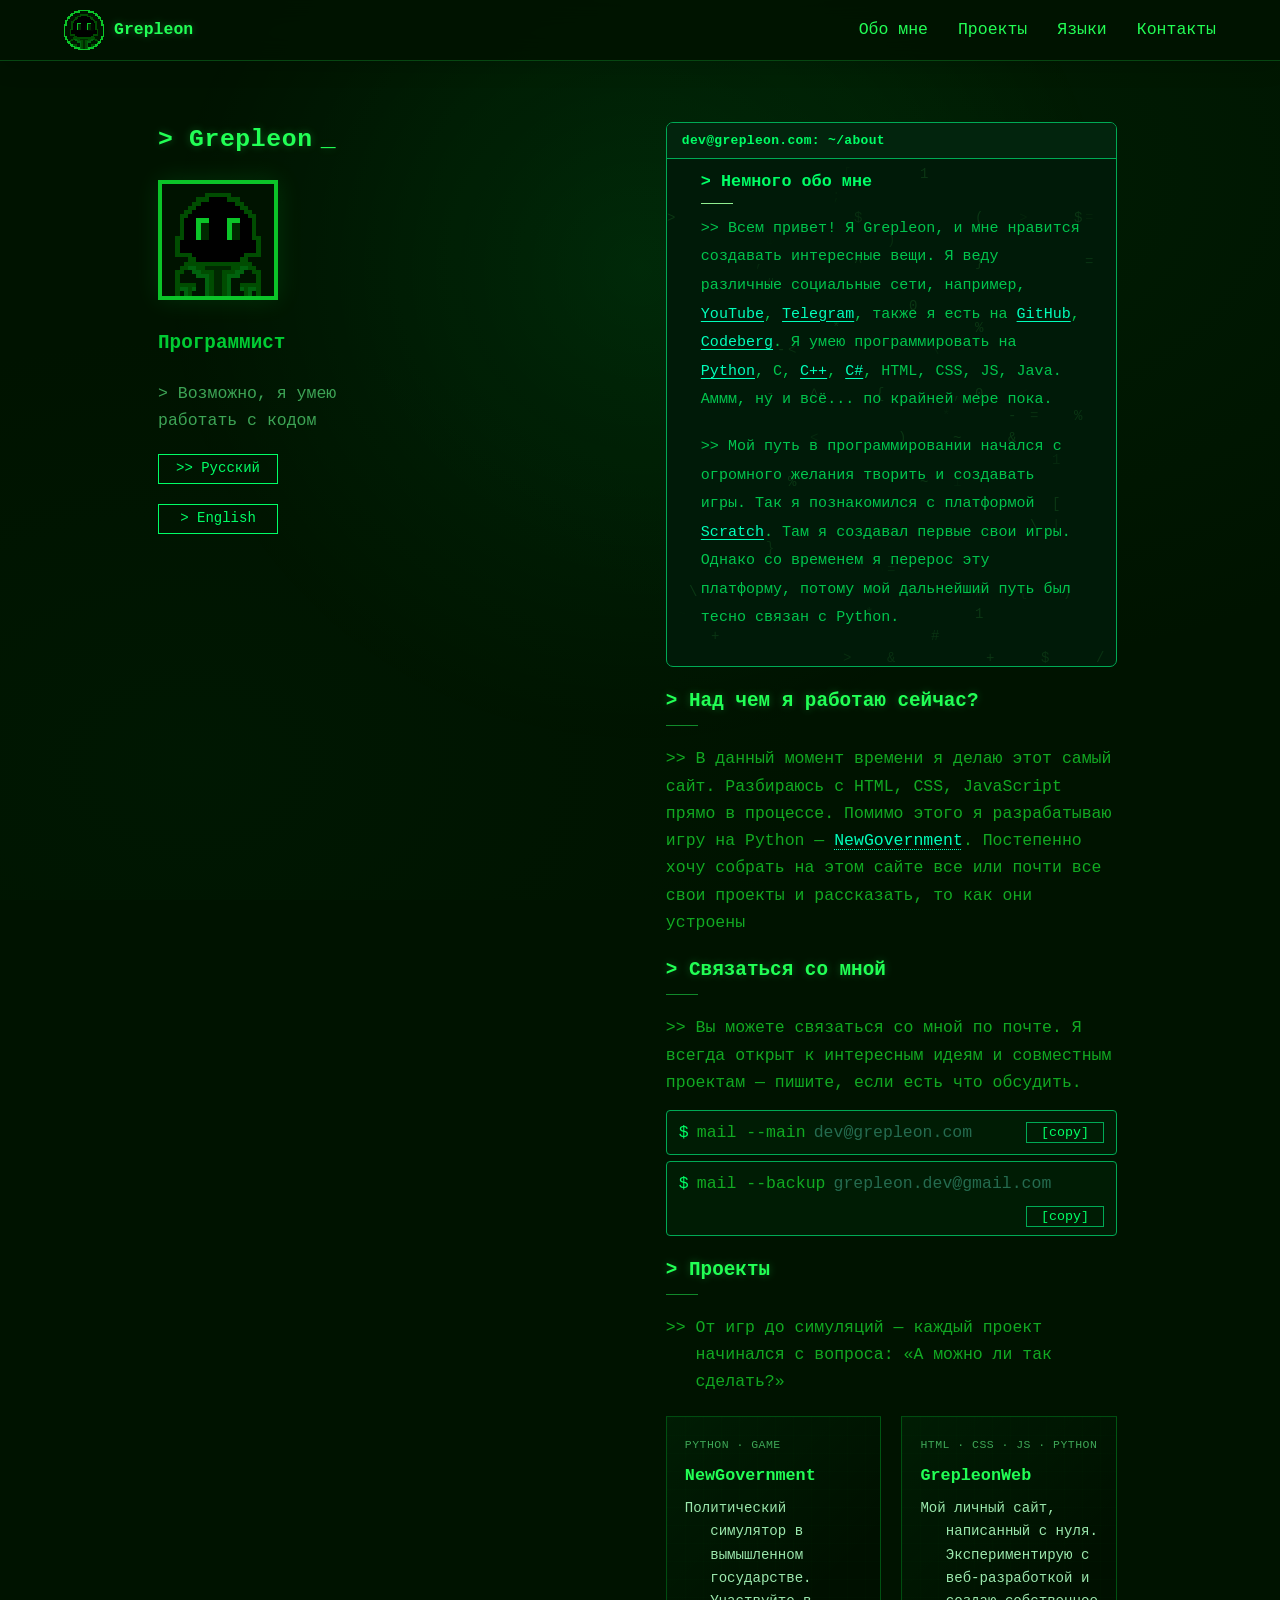
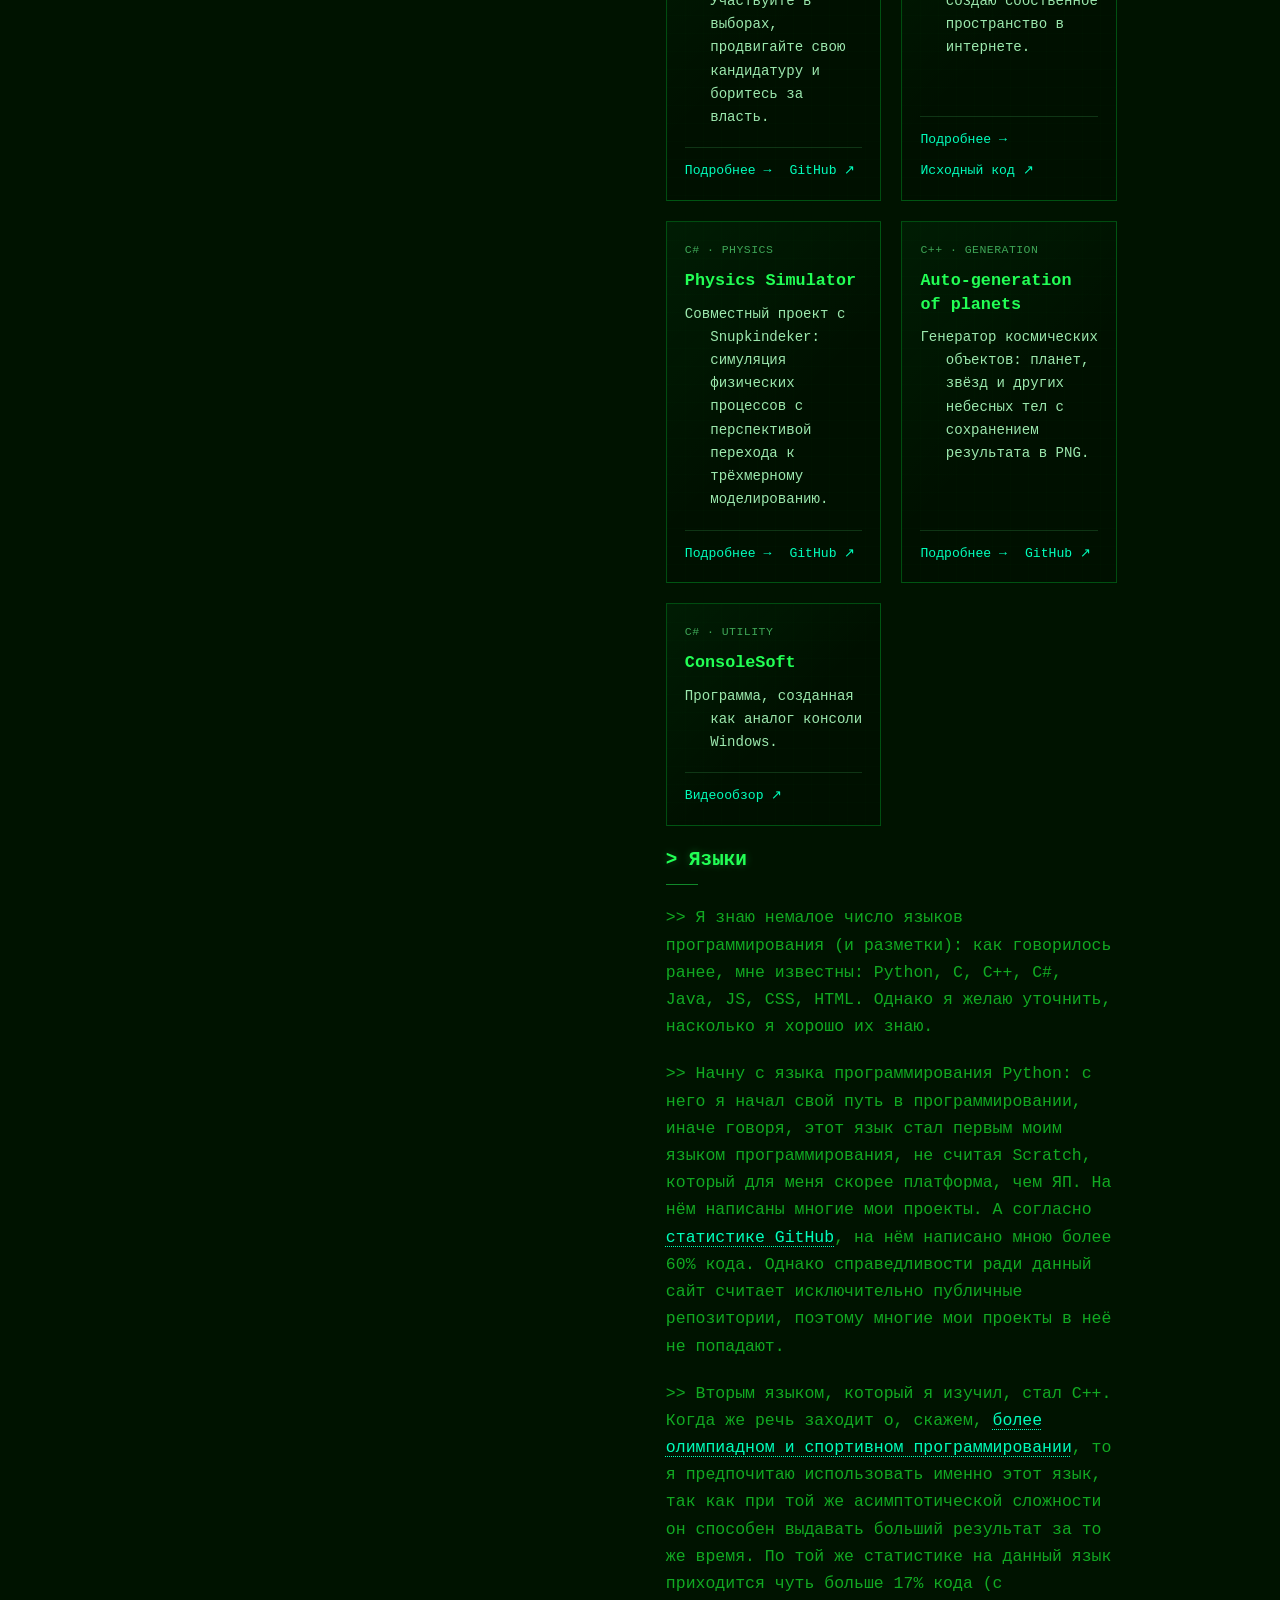
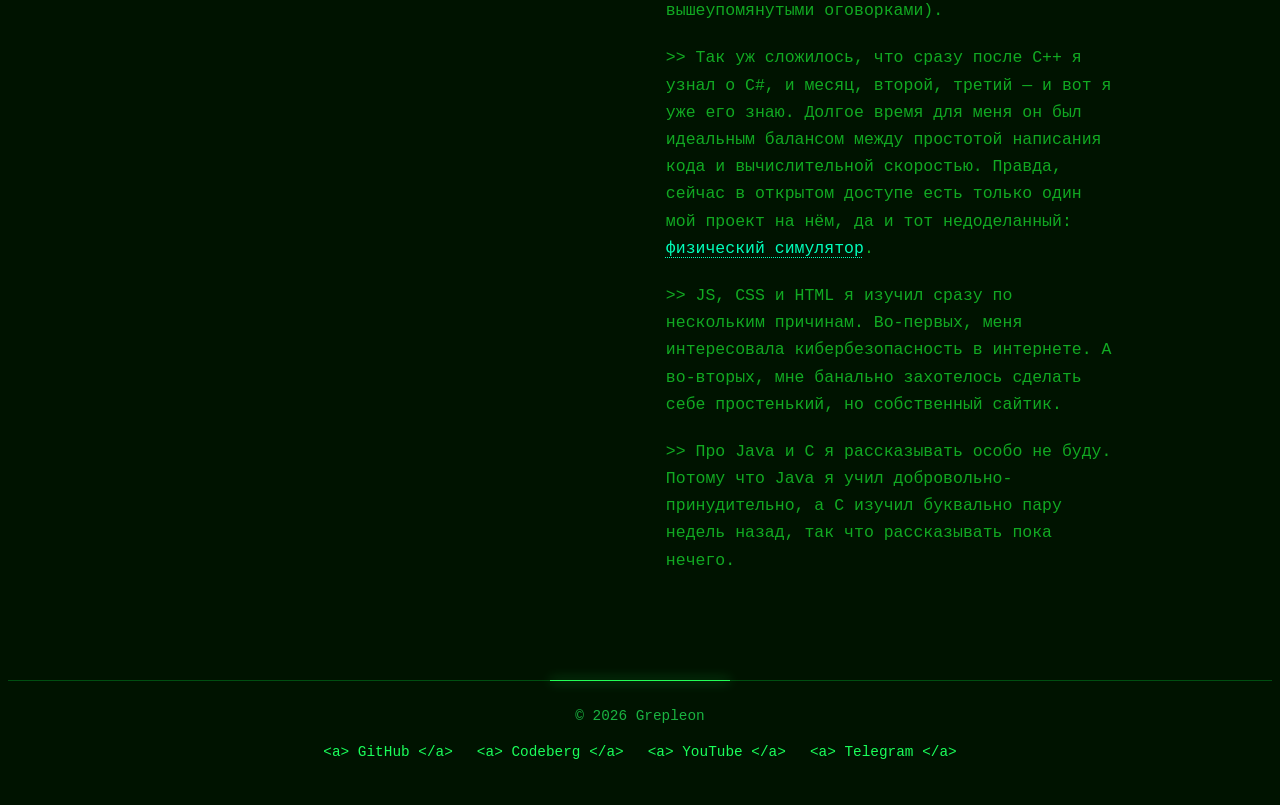
<file: index.html>
<!DOCTYPE html>
<html lang="ru">
<head>
    <meta name="viewport" content="width=device-width, initial-scale=1">
    <meta charset="UTF-8">
    <title> Grepleon </title>
    <link rel="stylesheet" href="styles/main_style.css">
    <link rel="stylesheet" href="styles/sides.css">
    <link rel="stylesheet" href="styles/base.css">
    <link rel="stylesheet" href="styles/buttons.css">
    <link rel="stylesheet" href="styles/fon.css">
    <link rel="stylesheet" href="styles/responsive.css">
    <link rel="stylesheet" href="styles/copy.css">

    <meta name="description" content="Grepleon — программист. Мои проекты, ссылки и контакты.">
    <meta property="og:type" content="website">
    <meta property="og:url" content="https://grepleon.com/">
    <meta property="og:title" content="Grepleon">
    <meta property="og:description" content="Мои проекты, игры и ссылки. Python, C++, C#, веб.">
    <meta property="og:image" content="https://grepleon.com/res/og-image.png">
    <meta property="og:locale" content="ru_RU">
    <meta name="twitter:card" content="summary_large_image">
    <meta property="og:image:width" content="1200">
    <meta property="og:image:height" content="630">
    <meta property="og:site_name" content="Grepleon">

    <script src="scripts/langs.js" defer> </script>
    <script src="scripts/hover.js" defer> </script>
    <script src="scripts/change_lang.js" defer> </script>
    <script src="scripts/glow.js" defer> </script>
    <script src="scripts/copy.js" defer> </script>

    <link rel="icon" type="image/png" href="res/Grepleon%202026.08%20logo-circle.png">
</head>
<body class="main-body">
    <nav class="top-menu">
        <a id="nav-main" href="https://grepleon.com">
            <img id="main-logo" src="res/Grepleon%202026.08%20logo-circle.png" alt="">
            <span>Grepleon</span>
        </a>
        <a id="nav-about" href="#about"></a>
        <a id="nav-projects" href="#projects"></a>
        <a id="nav-languages" href="#languages"></a>
        <a id="nav-contacts" href="#contacts"></a>
    </nav>

    <div class="page">
        <div class="left-side">
             <section id="main">
                <h1 class="main-color" id="name"> </h1>
             </section>
            <img id="logo" class="my-logo" src="res/Grepleon%202026.08%20logo150.png" alt="logo-Grepleon">
            <h3 id="job"> </h3>
            <p class="dim" id="des"> </p>

            <button id="button-ru" type="button" class="button-lang"><span class="marker">&gt;</span>&gt Русский</button>
            <button id="button-en" type="button" class="button-lang"><span class="marker">&gt;</span>  English</button>
        </div>
        <div class="right-side">
            <section id="about">
                <h3 class="main-color" id="headline-1"> </h3>
                <p id="base-1" class="base"> </p>
            </section>
            <h3 class="main-color" id="headline-2"> </h3>
            <p id="base-2" class="base"> </p>
            <section id="contacts">
                <h3 class="main-color" id="headline-3"> </h3>
                <p id="base-3" class="base"> </p>
            </section>
            <section id="projects">
                <h3 class="main-color" id="headline-4"> </h3>
                <p id="base-4" class="base"> </p>
            </section>
            <section id="languages">
                <h3 class="main-color" id="headline-5"> </h3>
                <p id="base-5" class="base"> </p>
            </section>
        </div>
    </div>
    <footer class="site-footer">
        <p>© 2026 Grepleon</p>
        <p class="dim" id="footer-text"></p>
        <nav class="footer-links">
            <a href="https://github.com/Grepleon">GitHub</a>
            <a href="https://codeberg.org/Grepleon">Codeberg</a>
            <a href="https://youtube.com/@Grepleon">YouTube</a>
            <a href="https://t.me/GrepleonTg">Telegram</a>
        </nav>
    </footer>
</body>
</html>
</file>
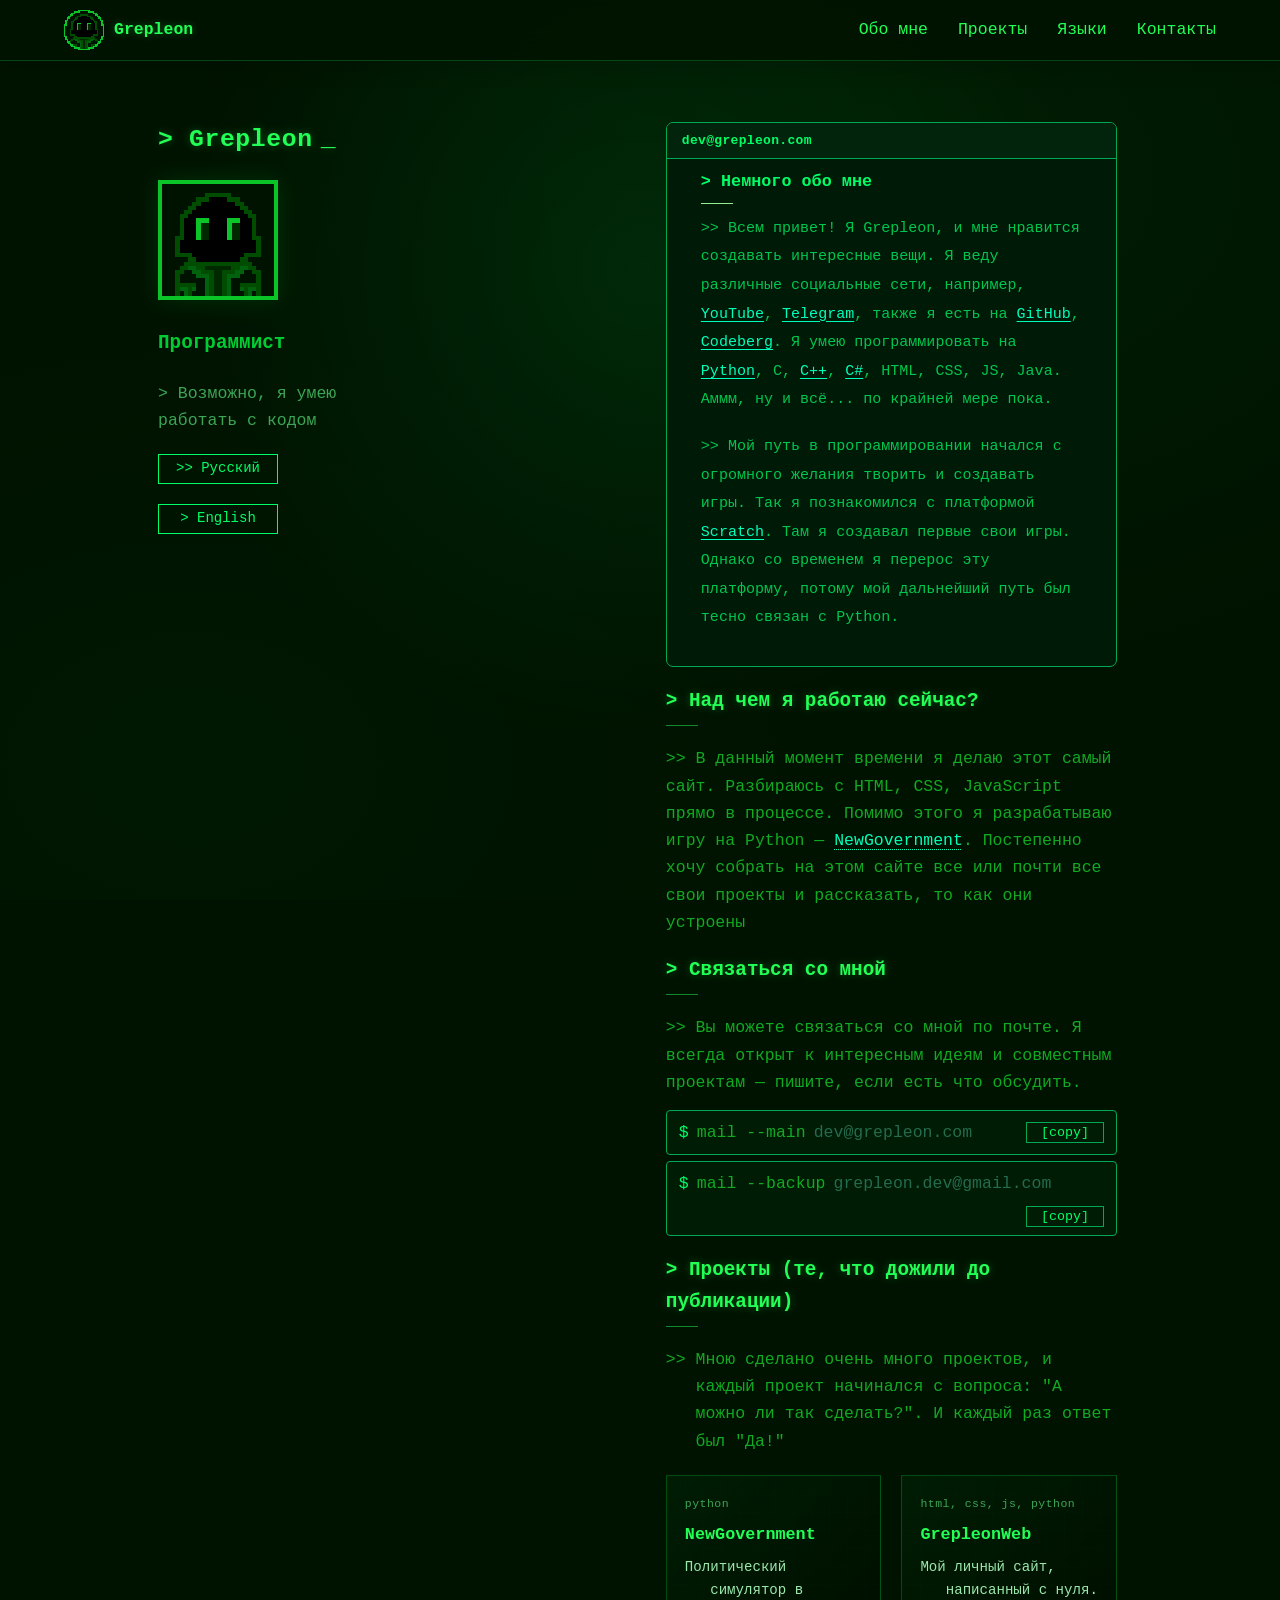
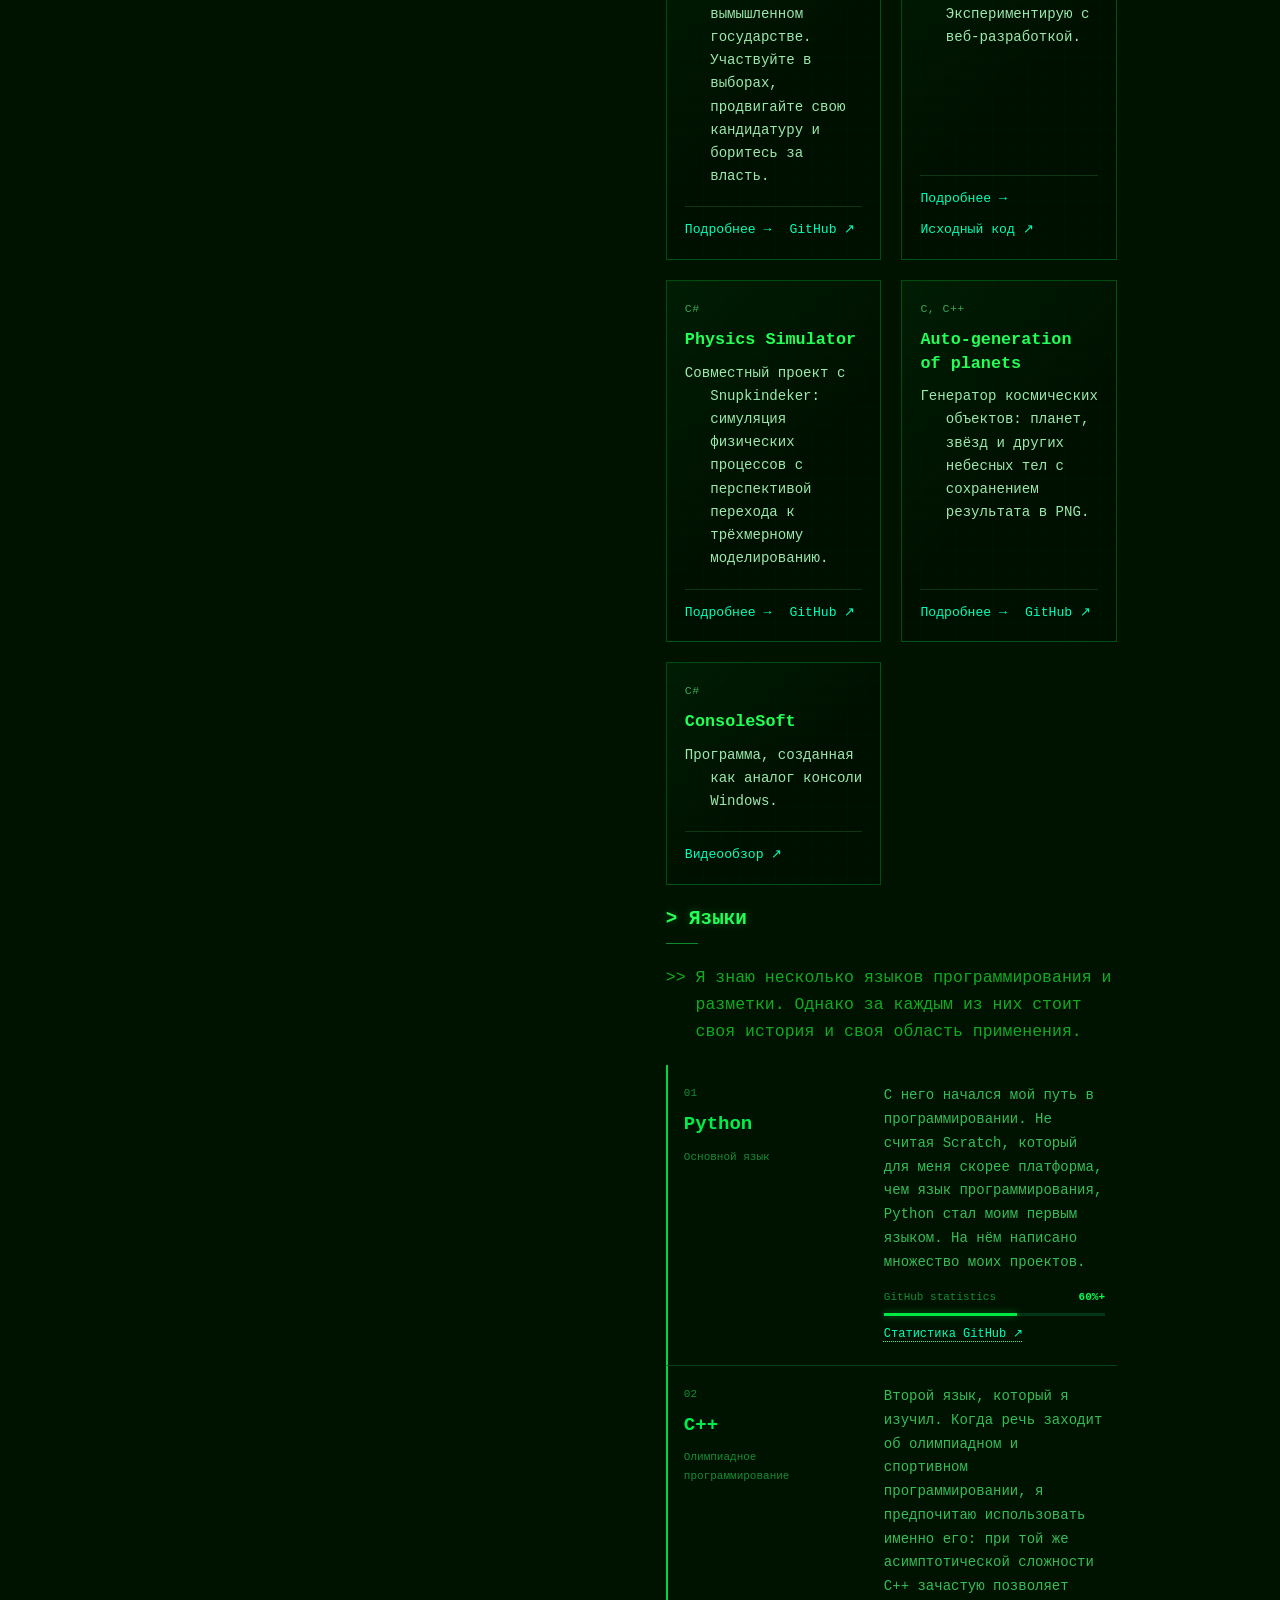
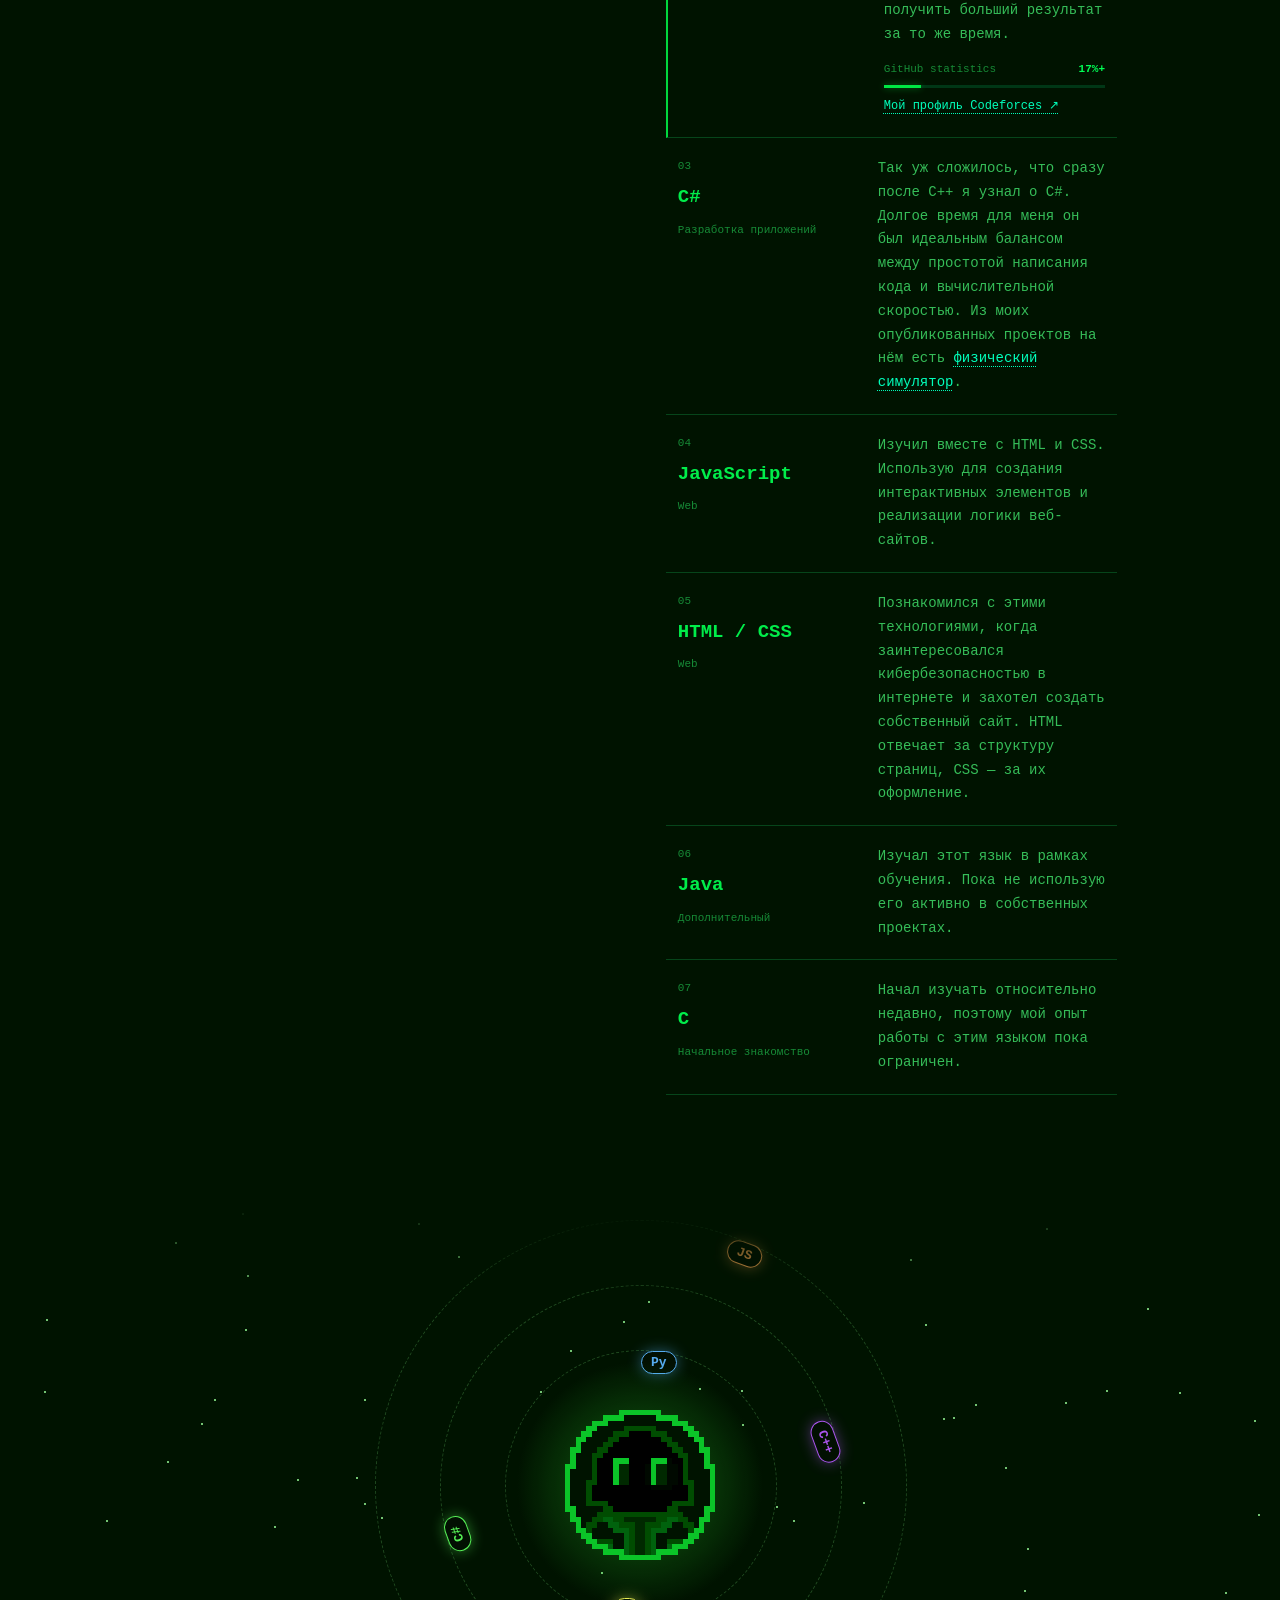
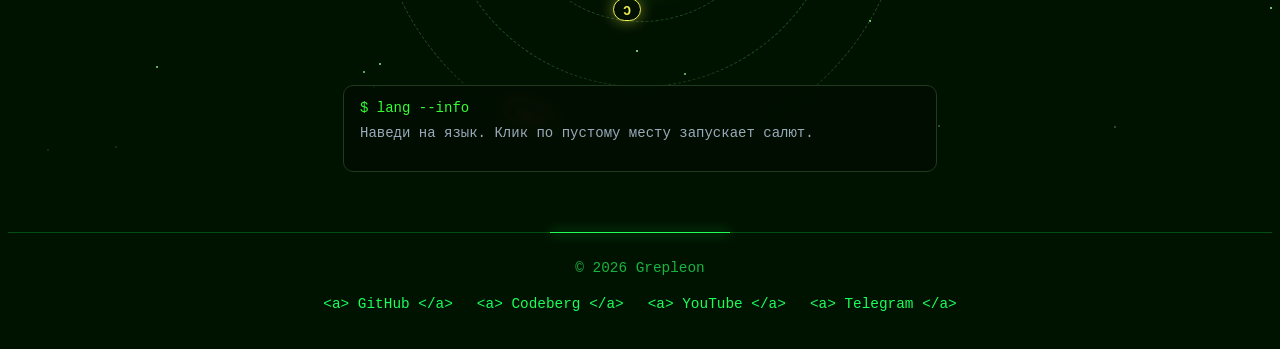
<file: grepleon/index.html>
<!DOCTYPE html>
<html lang="ru">
<head>
    <meta name="viewport" content="width=device-width, initial-scale=1">
    <meta charset="UTF-8">
    <title> Grepleon </title>
    <link rel="stylesheet" href="styles/main_style.css">
    <link rel="stylesheet" href="styles/sides.css">
    <link rel="stylesheet" href="styles/base.css">
    <link rel="stylesheet" href="styles/buttons.css">
    <link rel="stylesheet" href="styles/fon.css">
    <link rel="stylesheet" href="styles/responsive.css">
    <link rel="stylesheet" href="styles/copy.css">
    <link rel="stylesheet" href="styles/langs.css">
    <link rel="stylesheet" href="styles/grep.css">

    <meta name="description" content="Grepleon — программист. Мои проекты, ссылки и контакты.">
    <meta property="og:type" content="website">
    <meta property="og:url" content="https://grepleon.com/">
    <meta property="og:title" content="Grepleon">
    <meta property="og:description" content="Мои проекты, игры и ссылки. Python, C++, C#, веб.">
    <meta property="og:image" content="https://grepleon.com/res/og-image.png">
    <meta property="og:locale" content="ru_RU">
    <meta name="twitter:card" content="summary_large_image">
    <meta property="og:image:width" content="1200">
    <meta property="og:image:height" content="630">
    <meta property="og:site_name" content="Grepleon">

    <script src="scripts/langs.js" defer> </script>
    <script src="scripts/hover.js" defer> </script>
    <script src="scripts/change_lang.js" defer> </script>
    <script src="scripts/glow.js" defer> </script>
    <script src="scripts/copy.js" defer> </script>
    <script src="scripts/grep.js" defer> </script>

    <link rel="icon" type="image/png" href="res/Grepleon%202026.08%20logo-circle.png">
</head>
<body class="main-body">
    <nav class="top-menu">
        <a id="nav-main" href="https://grepleon.com">
            <img id="main-logo" src="res/Grepleon%202026.08%20logo-circle.png" alt="">
            <span>Grepleon</span>
        </a>
        <a id="nav-about" href="#about">Обо мне</a>
        <a id="nav-projects" href="#projects">Проекты</a>
        <a id="nav-languages" href="#languages">Языки</a>
        <a id="nav-contacts" href="#contacts">Контакты</a>
    </nav>

    <div class="page">
        <div class="left-side">
             <section id="main">
                <h1 class="main-color" id="name">&gt; Grepleon</h1>
             </section>
            <img id="logo" class="my-logo" src="res/Grepleon%202026.08%20logo150.png" alt="logo-Grepleon">
            <h3 id="job">Программист</h3>
            <p class="dim" id="des">&gt; Возможно, я умею работать с кодом</p>

            <button id="button-ru" type="button" class="button-lang"><span class="marker">&gt;</span>&gt Русский</button>
            <button id="button-en" type="button" class="button-lang"><span class="marker">&gt;</span>  English</button>
        </div>
        <div class="right-side">
            <section id="about">
                <h3 class="main-color" id="headline-1">&gt; Немного обо мне</h3>
                <div id="base-1" class="base">
                    &gt;&gt; Всем привет! Я Grepleon, и мне нравится создавать интересные вещи.
                    Я веду различные социальные сети, например,
                    <a href="https://www.youtube.com/@Grepleon">YouTube</a>,
                    <a href="https://t.me/GrepleonTg">Telegram</a>,
                    также я есть на <a href="https://github.com/Grepleon">GitHub</a>,
                    <a href="https://codeberg.org/Grepleon">Codeberg</a>.
                    Я умею программировать на
                    <a href="projects/py/index.html">Python</a>,
                    C,
                    <a href="projects/cpp/index.html">C++</a>,
                    <a href="projects/cs/index.html">C#</a>,
                    HTML, CSS, JS, Java.
                    Аммм, ну и всё... по крайней мере пока.
                    <p></p>
                    &gt;&gt; Мой путь в программировании начался с огромного желания творить и создавать игры.
                    Так я познакомился с платформой
                    <a href="https://scratch.mit.edu/users/Grepleon">Scratch</a>.
                    Там я создавал первые свои игры. Однако со временем я перерос эту платформу,
                    потому мой дальнейший путь был тесно связан с Python.
                </div>
            </section>
            <h3 class="main-color" id="headline-2">&gt; Над чем я работаю сейчас?</h3>
            <p id="base-2" class="base">
                &gt;&gt; В данный момент времени я делаю этот самый сайт.
                Разбираюсь с HTML, CSS, JavaScript прямо в процессе.
                Помимо этого я разрабатываю игру на Python —
                <a href="https://github.com/Grepleon/NewGovernment">NewGovernment</a>.
                Постепенно хочу собрать на этом сайте все или почти все
                свои проекты и рассказать, то как они устроены
            </p>
            <section id="contacts">
                <h3 class="main-color" id="headline-3">&gt; Связаться со мной</h3>
                <div id="base-3" class="base">
                    &gt;&gt; Вы можете связаться со мной по почте. Я всегда открыт к интересным идеям и совместным проектам — пишите, если есть что обсудить.
                    <div class="contact-list">
                        <div class="contact-line"><span class="prompt">$</span> mail --main <a href="mailto:dev@grepleon.com" data-text="dev@grepleon.com" style="--len:16">dev@grepleon.com</a><button class="copy-btn" data-mail="dev@grepleon.com" data-copied="[copied]">[copy]</button></div>
                        <div class="contact-line"><span class="prompt">$</span> mail --backup <a href="mailto:grepleon.dev@gmail.com" data-text="grepleon.dev@gmail.com" style="--len:22">grepleon.dev@gmail.com</a><button class="copy-btn" data-mail="grepleon.dev@gmail.com" data-copied="[copied]">[copy]</button></div>
                    </div>
                </div>
            </section>
            <section id="projects">
                <h3 class="main-color" id="headline-4">&gt; Проекты (те, что дожили до публикации)</h3>
                <div id="base-4" class="base">
                    <p class="projects-intro">&gt;&gt; Мною сделано очень много проектов, и каждый проект начинался с вопроса: "А можно ли так сделать?". И каждый раз ответ был "Да!"</p>
                    <div class="projects-list">
                        <article class="project-card">
                            <div class="project-meta">python</div>
                            <h4>NewGovernment</h4>
                            <p>Политический симулятор в вымышленном государстве. Участвуйте в выборах, продвигайте свою кандидатуру и боритесь за власть.</p>
                            <div class="project-links"><a href="projects/new_government/index.html">Подробнее <span>→</span></a><a href="https://github.com/Grepleon/NewGovernment" target="_blank" rel="noopener noreferrer">GitHub ↗</a></div>
                        </article>
                        <article class="project-card">
                            <div class="project-meta">html, css, js, python</div>
                            <h4>GrepleonWeb</h4>
                            <p>Мой личный сайт, написанный с нуля. Экспериментирую с веб-разработкой.</p>
                            <div class="project-links"><a href="projects/grepleon_web/index.html">Подробнее <span>→</span></a><a href="https://github.com/Grepleon/GrepleonWeb" target="_blank" rel="noopener noreferrer">Исходный код ↗</a></div>
                        </article>
                        <article class="project-card">
                            <div class="project-meta">C#</div>
                            <h4>Physics Simulator</h4>
                            <p>Совместный проект с Snupkindeker: симуляция физических процессов с перспективой перехода к трёхмерному моделированию.</p>
                            <div class="project-links"><a href="projects/phs/index.html">Подробнее <span>→</span></a><a href="https://github.com/Grepleon/physics-simulator" target="_blank" rel="noopener noreferrer">GitHub ↗</a></div>
                        </article>
                        <article class="project-card">
                            <div class="project-meta">C, C++</div>
                            <h4>Auto-generation of planets</h4>
                            <p>Генератор космических объектов: планет, звёзд и других небесных тел с сохранением результата в PNG.</p>
                            <div class="project-links"><a href="projects/agop/index.html">Подробнее <span>→</span></a><a href="https://github.com/Grepleon/Auto-generation-of-planets" target="_blank" rel="noopener noreferrer">GitHub ↗</a></div>
                        </article>
                        <article class="project-card">
                            <div class="project-meta">C#</div>
                            <h4>ConsoleSoft</h4>
                            <p>Программа, созданная как аналог консоли Windows.</p>
                            <div class="project-links"><a href="https://www.youtube.com/shorts/pe-S0-XlyRE" target="_blank" rel="noopener noreferrer">Видеообзор <span>↗</span></a></div>
                        </article>
                    </div>
                </div>
            </section>
            <section id="languages">
                <h3 class="main-color" id="headline-5">&gt; Языки</h3>
                    <div id="base-5" class="base languages-section">

                        <p class="languages-intro">
                            &gt;&gt; Я использую несколько языков программирования,
                            каждый из которых нашёл своё применение в моих проектах.
                            Вот небольшая информация о каждом из них.
                        </p>

                        <div class="languages-grid">

                            <article class="language-card featured">
                                <div class="language-top">
                                    <span class="language-icon">Py</span>
                                    <span class="language-tag">Основной язык</span>
                                </div>
                                <h4>Python</h4>
                                <p>
                                    С него начался мой путь в программировании.
                                    На Python написано большинство моих проектов:
                                    от небольших программ до полноценных игр.
                                </p>
                                <div class="language-stat">
                                    <span>Доля публичного кода GitHub</span>
                                    <strong>60%+</strong>
                                </div>
                                <div class="language-progress">
                                    <span style="width: 60%"></span>
                                </div>
                                <a href="https://github.com/Grepleon">
                                    Мои проекты <span>↗</span>
                                </a>
                            </article>

                            <article class="language-card featured">
                                <div class="language-top">
                                    <span class="language-icon">C++</span>
                                    <span class="language-tag">Олимпиадное программирование</span>
                                </div>
                                <h4>C++</h4>
                                <p>
                                    Мой основной выбор для алгоритмических задач
                                    и спортивного программирования. Особенно ценю
                                    его производительность и возможности.
                                </p>
                                <div class="language-stat">
                                    <span>Доля публичного кода GitHub</span>
                                    <strong>17%+</strong>
                                </div>
                                <div class="language-progress">
                                    <span style="width: 17%"></span>
                                </div>
                                <a href="https://codeforces.com/profile/Grepleon">
                                    Codeforces <span>↗</span>
                                </a>
                            </article>

                            <article class="language-card">
                                <div class="language-top">
                                    <span class="language-icon">C#</span>
                                    <span class="language-tag">Разработка приложений</span>
                                </div>
                                <h4>C#</h4>
                                <p>
                                    Долгое время был для меня хорошим балансом
                                    между удобством написания кода
                                    и вычислительной производительностью.
                                </p>
                                <a href="https://github.com/Grepleon/physics-simulator">
                                    Physics Simulator <span>↗</span>
                                </a>
                            </article>

                            <article class="language-card">
                                <div class="language-top">
                                    <span class="language-icon">JS</span>
                                    <span class="language-tag">Web</span>
                                </div>
                                <h4>JavaScript</h4>
                                <p>
                                    Изучил вместе с HTML и CSS.
                                    Использую для создания интерактивных
                                    элементов и логики веб-сайтов.
                                </p>
                            </article>

                            <article class="language-card">
                                <div class="language-top">
                                    <span class="language-icon">HT</span>
                                    <span class="language-tag">Web</span>
                                </div>
                                <h4>HTML & CSS</h4>
                                <p>
                                    Основа моих веб-проектов.
                                    Использую HTML для структуры страниц,
                                    а CSS — для их оформления.
                                </p>
                            </article>

                            <article class="language-card">
                                <div class="language-top">
                                    <span class="language-icon">Jv</span>
                                    <span class="language-tag">Дополнительный</span>
                                </div>
                                <h4>Java</h4>
                                <p>
                                    Познакомился с языком в процессе обучения.
                                    Пока не стал активно использовать его
                                    в собственных проектах.
                                </p>
                            </article>

                            <article class="language-card">
                                <div class="language-top">
                                    <span class="language-icon">C</span>
                                    <span class="language-tag">Изучаю</span>
                                </div>
                                <h4>C</h4>
                                <p>
                                    Относительно недавно начал изучать этот язык.
                                    Пока мой опыт работы с ним ограничен.
                                </p>
                            </article>

                        </div>

                        <p class="languages-note">
                            * Статистика GitHub учитывает только публичные репозитории.
                            Данные приведены приблизительно.
                        </p>

                    </div>

            </section>
        </div>
    </div> <!-- конец .page -->

<section class="scene" id="scene">
    <div class="stars" id="stars" aria-hidden="true"></div>
    <div class="core"><img src="res/Grepleon%202026.08%20logo-circle.png" alt=""></div>

    <div class="ring r1">
        <div class="arm" style="--a:0deg"><button type="button" class="badge" style="--c:#5ae"
            data-name="Python" data-text="Основной язык. С него начался мой путь, на нём большинство проектов." data-href="projects/py/index.html">Py</button></div>
        <div class="arm" style="--a:180deg"><button type="button" class="badge" style="--c:#ee5"
            data-name="C" data-text="Изучаю. Начал относительно недавно, опыта пока немного." data-href="#languages">C</button></div>
    </div>
    <div class="ring r2">
        <div class="arm" style="--a:70deg"><button type="button" class="badge" style="--c:#a5e"
            data-name="C++" data-text="Олимпиадное программирование и алгоритмы. Профиль на Codeforces." data-href="projects/cpp/index.html">C++</button></div>
        <div class="arm" style="--a:250deg"><button type="button" class="badge" style="--c:#5e5"
            data-name="C#" data-text="Physics Simulator и ConsoleSoft." data-href="projects/cs/index.html">C#</button></div>
    </div>
    <div class="ring r3">
        <div class="arm" style="--a:20deg"><button type="button" class="badge" style="--c:#fa5"
            data-name="JavaScript" data-text="Вся интерактивность на этом сайте, включая эту сцену." data-href="#languages">JS</button></div>
        <div class="arm" style="--a:200deg"><button type="button" class="badge" style="--c:#f55"
            data-name="HTML & CSS" data-text="Основа моих веб-проектов: структура и оформление." data-href="#languages">HTML</button></div>
    </div>
</section>
<div class="scene-out" id="scene-out"></div>

    <footer class="site-footer">
        <p>© 2026 Grepleon</p>
        <p class="dim" id="footer-text"></p>
        <nav class="footer-links">
            <a href="https://github.com/Grepleon">GitHub</a>
            <a href="https://codeberg.org/Grepleon">Codeberg</a>
            <a href="https://youtube.com/@Grepleon">YouTube</a>
            <a href="https://t.me/GrepleonTg">Telegram</a>
        </nav>
    </footer>
</body>
</html>
</file>
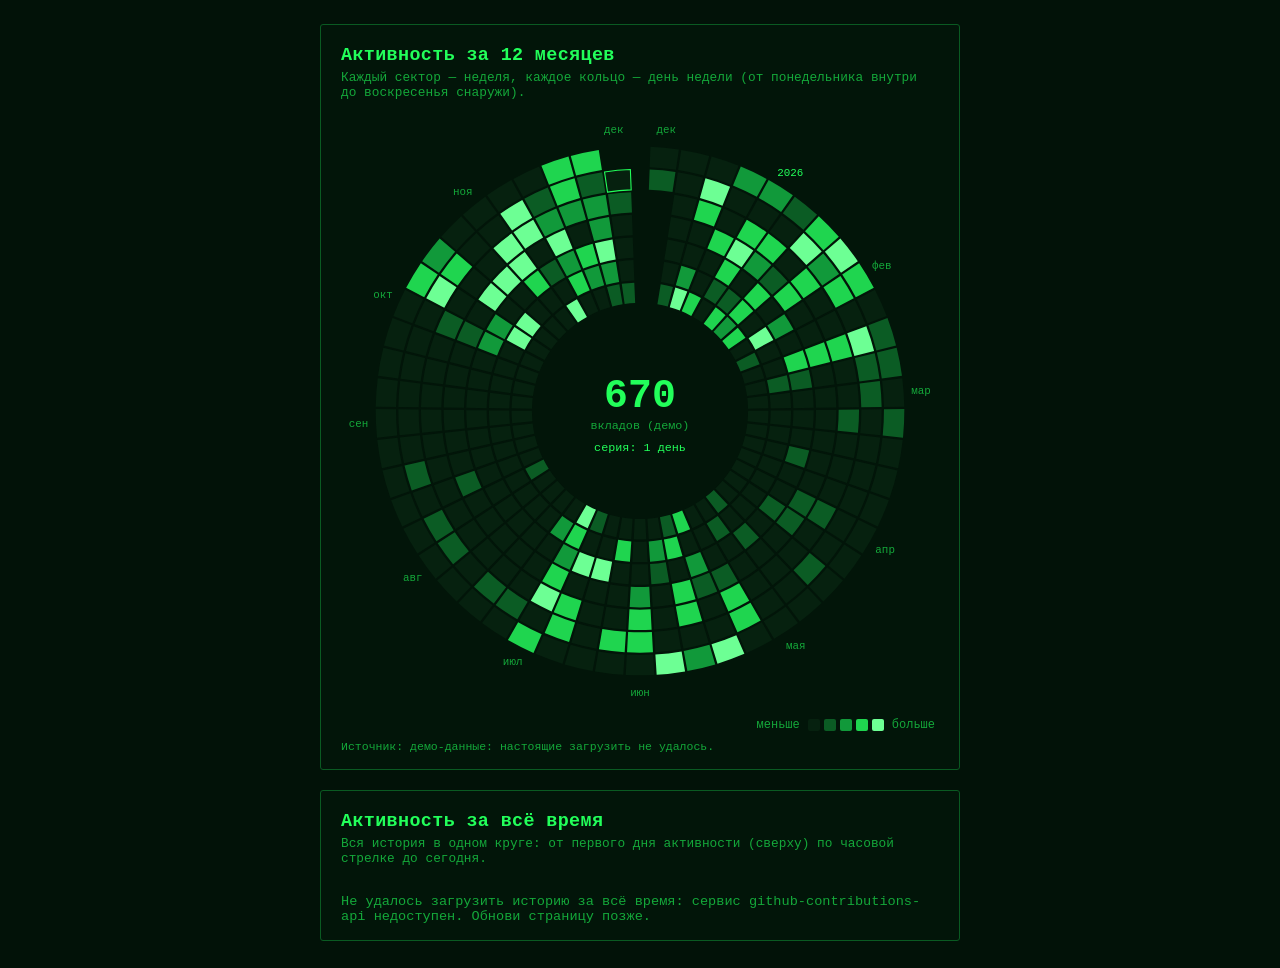
<file: git/ring/index.html>
<!doctype html>
<html lang="ru">
<head>
<meta charset="utf-8">
<meta name="viewport" content="width=device-width, initial-scale=1">
<title>Круговой календарь активности</title>

<!-- ============ БЛОК 1: CSS (вставь в свой style) ============ -->
<style>
:root {
  --ring-bg: #021208;
  --ring-line: #0a5a22;
  --ring-text: #22ff5a;
  --ring-dim: #14a83a;
  --lv0: #06210f;
  --lv1: #0b5c24;
  --lv2: #11993a;
  --lv3: #1fd54f;
  --lv4: #6dff94;
}

body {
  margin: 0;
  min-height: 100vh;
  padding: 24px;
  box-sizing: border-box;
  background: var(--ring-bg);
  color: var(--ring-text);
  font-family: "JetBrains Mono", "Fira Code", "Consolas", monospace;
}

.ring-wrap {
  display: flex;
  flex-direction: column;
  gap: 20px;
  width: 100%;
  max-width: 640px;
  margin: 0 auto;
}

.ring-card {
  box-sizing: border-box;
  padding: 20px 20px 16px;
  border: 1px solid var(--ring-line);
  border-radius: 3px;
  background: rgba(2, 24, 10, 0.6);
}
.ring-card[hidden] { display: none; }

.ring-card h2 { margin: 0 0 4px; font-size: 1.15rem; letter-spacing: 0.02em; }
.ring-card .ring-sub { margin: 0 0 12px; font-size: 0.8rem; color: var(--ring-dim); }
.ring-card svg { display: block; width: 100%; height: auto; touch-action: manipulation; }

/* ячейки */
.ring-cell {
  stroke: none;
  cursor: crosshair;
  opacity: 0;
  animation: ring-in 0.35s ease-out forwards;
  animation-delay: var(--d, 0ms);
}
.ring-cell.l0 { fill: var(--lv0); }
.ring-cell.l1 { fill: var(--lv1); }
.ring-cell.l2 { fill: var(--lv2); }
.ring-cell.l3 { fill: var(--lv3); }
.ring-cell.l4 { fill: var(--lv4); }
.ring-cell:hover, .ring-cell.today { stroke: var(--ring-text); stroke-width: 1.2; }

@keyframes ring-in { to { opacity: 1; } }
@media (prefers-reduced-motion: reduce) {
  .ring-cell { animation: none; opacity: 1; }
}

/* подписи внутри svg */
.ring-month { fill: var(--ring-dim); font-size: 12px; text-anchor: middle; dominant-baseline: middle; }
.ring-t1 { fill: var(--ring-text); font-weight: 700; text-anchor: middle; }
.ring-t2 { fill: var(--ring-dim);  text-anchor: middle; }
.ring-t3 { fill: var(--ring-text); text-anchor: middle; }

/* легенда */
.ring-legend {
  display: flex; align-items: center; justify-content: flex-end;
  gap: 4px; margin-top: 8px; font-size: 0.75rem; color: var(--ring-dim);
}
.ring-legend i { width: 12px; height: 12px; border-radius: 2px; display: inline-block; }
.ring-legend .l0 { background: var(--lv0); }
.ring-legend .l1 { background: var(--lv1); }
.ring-legend .l2 { background: var(--lv2); }
.ring-legend .l3 { background: var(--lv3); }
.ring-legend .l4 { background: var(--lv4); }
.ring-legend span { margin: 0 4px; }

.ring-source { margin: 8px 0 0; font-size: 0.72rem; color: var(--ring-dim); }

/* всё время: плитки со статистикой */
.ring-stats {
  display: grid;
  grid-template-columns: repeat(auto-fit, minmax(130px, 1fr));
  gap: 10px;
  margin-bottom: 16px;
}
.ring-stat {
  padding: 10px 12px;
  border: 1px solid var(--ring-line);
  border-radius: 3px;
  background: rgba(2, 24, 10, 0.6);
}
.ring-stat b { display: block; font-size: 1.5rem; line-height: 1.2; }
.ring-stat small { display: block; margin-top: 2px; font-size: 0.72rem; color: var(--ring-dim); }

.ring-msg { margin: 0; font-size: 0.85rem; color: var(--ring-dim); }
</style>
</head>
<body>

<!-- ============ БЛОК 2: HTML (вставь туда, где должна быть статистика) ============ -->
<div class="ring-wrap">

  <!-- верх: последние 12 месяцев -->
  <section class="ring-card" id="activity-ring">
    <h2>Активность за 12 месяцев</h2>
    <p class="ring-sub">Каждый сектор — неделя, каждое кольцо — день недели (от понедельника внутри до воскресенья снаружи).</p>
    <svg viewBox="0 0 660 660" role="img" aria-label="Круговой календарь активности на GitHub"></svg>
    <div class="ring-legend">
      <span>меньше</span><i class="l0"></i><i class="l1"></i><i class="l2"></i><i class="l3"></i><i class="l4"></i><span>больше</span>
    </div>
    <p class="ring-source" data-role="source"></p>
  </section>

  <!-- низ: за всё время (скрыт, пока данные не загрузились) -->
  <section class="ring-card" id="activity-alltime" hidden>
    <h2>Активность за всё время</h2>
    <p class="ring-sub">Вся история в одном круге: от первого дня активности (сверху) по часовой стрелке до сегодня.</p>
    <div class="ring-stats" data-role="stats"></div>
    <svg viewBox="0 0 680 680" role="img" aria-label="Активность за всё время" data-role="tree"></svg>
    <div class="ring-legend">
      <span>меньше</span><i class="l0"></i><i class="l1"></i><i class="l2"></i><i class="l3"></i><i class="l4"></i><span>больше</span>
    </div>
    <p class="ring-msg" data-role="msg" hidden></p>
  </section>

</div>

<!-- ============ БЛОК 3: JS (вставь перед </body> или в свой скрипт) ============ -->
<script>
(function () {
  const USER = "Grepleon"; // GitHub-ник

  const mainCard = document.getElementById("activity-ring");
  const mainSvg = mainCard.querySelector("svg");
  const sourceEl = mainCard.querySelector('[data-role="source"]');
  const allCard = document.getElementById("activity-alltime");
  const statsEl = allCard.querySelector('[data-role="stats"]');
  const treeSvg = allCard.querySelector('[data-role="tree"]');
  const msgEl = allCard.querySelector('[data-role="msg"]');

  const NS = "http://www.w3.org/2000/svg";
  const MONTHS = ["янв", "фев", "мар", "апр", "мая", "июн", "июл", "авг", "сен", "окт", "ноя", "дек"];

  /* ---------- вспомогательное ---------- */
  const pad2 = n => String(n).padStart(2, "0");
  const isoDate = d => d.getFullYear() + "-" + pad2(d.getMonth() + 1) + "-" + pad2(d.getDate());
  const parseDate = s => { const [y, m, d] = s.split("-").map(Number); return new Date(y, m - 1, d); };
  const mondayIndex = d => (d.getDay() + 6) % 7;
  const fmtNum = n => n.toLocaleString("ru-RU");

  function plural(n, one, few, many) {
    const m10 = n % 10, m100 = n % 100;
    if (m10 === 1 && m100 !== 11) return one;
    if (m10 >= 2 && m10 <= 4 && (m100 < 10 || m100 >= 20)) return few;
    return many;
  }
  const contribWord = n => plural(n, "вклад", "вклада", "вкладов");
  const dayWord = n => plural(n, "день", "дня", "дней");

  function el(name, attrs, text) {
    const e = document.createElementNS(NS, name);
    for (const k in attrs) e.setAttribute(k, attrs[k]);
    if (text != null) e.textContent = text;
    return e;
  }

  // Уровни цвета по квартилям ненулевых дней: один большой всплеск не «гасит» остальные
  function makeLevelFn(days) {
    const nz = days.map(d => d.count).filter(c => c > 0).sort((a, b) => a - b);
    if (!nz.length) return () => 0;
    const q = p => nz[Math.min(nz.length - 1, Math.floor(p * nz.length))];
    const q1 = q(0.25), q2 = q(0.5), q3 = q(0.75);
    return c => (c === 0 ? 0 : c <= q1 ? 1 : c <= q2 ? 2 : c <= q3 ? 3 : 4);
  }

  /* ---------- загрузка данных ---------- */
  // 1) Вся история по дням из публичного календаря профиля (сторонний сервис github-contributions-api)
  async function loadAll() {
    const r = await fetch("https://github-contributions-api.jogruber.de/v4/" + USER + "?y=all");
    if (!r.ok) throw new Error("year api " + r.status);
    const j = await r.json();
    const today = isoDate(new Date());
    const days = j.contributions
      .map(c => ({ date: c.date, count: c.count }))
      .filter(c => c.date <= today)
      .sort((a, b) => (a.date < b.date ? -1 : 1));
    if (!days.length) throw new Error("no data");
    return { days, full: true, note: "GitHub, публичный календарь профиля" };
  }

  // 2) Запасной вариант: публичные события GitHub (только коммиты, около 90 дней)
  async function loadEvents() {
    const perDay = {};
    for (let page = 1; page <= 3; page++) {
      const r = await fetch("https://api.github.com/users/" + USER + "/events/public?per_page=100&page=" + page);
      if (!r.ok) throw new Error("events api " + r.status);
      const events = await r.json();
      if (!events.length) break;
      for (const e of events) {
        if (e.type !== "PushEvent") continue;
        const day = isoDate(new Date(e.created_at));
        const n = (e.payload && (e.payload.distinct_size ?? e.payload.size)) || 1;
        perDay[day] = (perDay[day] || 0) + n;
      }
    }
    const days = [];
    const end = new Date(); end.setHours(0, 0, 0, 0);
    for (let i = 364; i >= 0; i--) {
      const d = new Date(end); d.setDate(end.getDate() - i);
      const k = isoDate(d);
      days.push({ date: k, count: perDay[k] || 0 });
    }
    return { days, full: false, note: "GitHub, только коммиты из публичных событий (около 90 дней)" };
  }

  // 3) Демо, чтобы было что смотреть без сети
  function demoData() {
    const days = [];
    const end = new Date(); end.setHours(0, 0, 0, 0);
    let seed = 7;
    const rnd = () => (seed = (seed * 16807) % 2147483647) / 2147483647;
    for (let i = 364; i >= 0; i--) {
      const d = new Date(end); d.setDate(end.getDate() - i);
      const burst = Math.sin(i / 23) > 0.2 ? 1 : 0.25;
      const c = rnd() < 0.55 * burst + 0.1 ? Math.floor(rnd() * 12 * burst) : 0;
      days.push({ date: isoDate(d), count: c });
    }
    return { days, full: false, demo: true, note: "демо-данные: настоящие загрузить не удалось" };
  }

  /* ---------- рисование одного кольца ---------- */
  function sectorPath(cx, cy, r1, r2, a1, a2) {
    const pt = (r, a) => [cx + r * Math.sin(a), cy - r * Math.cos(a)];
    const [x1, y1] = pt(r2, a1), [x2, y2] = pt(r2, a2);
    const [x3, y3] = pt(r1, a2), [x4, y4] = pt(r1, a1);
    const large = a2 - a1 > Math.PI ? 1 : 0;
    return "M" + x1 + " " + y1 +
           "A" + r2 + " " + r2 + " 0 " + large + " 1 " + x2 + " " + y2 +
           "L" + x3 + " " + y3 +
           "A" + r1 + " " + r1 + " 0 " + large + " 0 " + x4 + " " + y4 + "Z";
  }

  /*
    o.cx, o.cy   центр
    o.r0, o.th   радиус пустого центра и толщина кольца-дня
    o.gap, o.seam зазор между ячейками (px) и разрыв круга (рад)
    o.months     подписывать месяцы
    o.fs         размеры шрифта центра [крупно, средне, мелко]
    o.dy         смещения строк центра по вертикали
    o.idle()     строки центра, пока ничего не выбрано
    o.day(d)     строки центра для выбранного дня
    o.level      функция count -> 0..4
    o.todayKey   дата, которую нужно обвести
  */
  function drawRing(svg, days, o) {
    svg.textContent = "";
    const first = parseDate(days[0].date);
    const offset = mondayIndex(first);
    const cols = Math.floor((days.length - 1 + offset) / 7) + 1;
    const colW = (Math.PI * 2 - o.seam) / cols;

    if (o.months) {
      const marks = [];
      days.forEach((d, idx) => {
        const dt = parseDate(d.date);
        if (dt.getDate() === 1) marks.push({ col: Math.floor((idx + offset) / 7), m: dt.getMonth(), y: dt.getFullYear() });
      });
      if (marks.length && marks[0].col > 3) marks.unshift({ col: 0, m: first.getMonth(), y: first.getFullYear() });
      const labelR = o.r0 + 7 * o.th + 18;
      marks.forEach(mk => {
        // январь подписан годом; при длинной истории подписываем только годы
        if (o.yearsOnly && mk.m !== 0 && mk.col !== 0) return;
        const text = mk.m === 0 ? String(mk.y) : (o.yearsOnly ? String(mk.y) : MONTHS[mk.m]);
        const a = o.seam / 2 + (mk.col + 0.5) * colW;
        const t = el("text", {
          class: "ring-month",
          x: o.cx + labelR * Math.sin(a),
          y: o.cy - labelR * Math.cos(a)
        }, text);
        if (mk.m === 0) t.style.fill = "var(--ring-text)";
        svg.appendChild(t);
      });
    }

    const frag = document.createDocumentFragment();
    days.forEach((d, idx) => {
      const col = Math.floor((idx + offset) / 7);
      const row = (idx + offset) % 7;
      const r1 = o.r0 + row * o.th + o.gap / 2;
      const r2 = o.r0 + (row + 1) * o.th - o.gap / 2;
      const pa = (o.gap / 2) / ((r1 + r2) / 2);
      const a1 = o.seam / 2 + col * colW + pa;
      const a2 = o.seam / 2 + (col + 1) * colW - pa;
      const cls = "ring-cell l" + o.level(d.count) + (d.date === o.todayKey ? " today" : "");
      const p = el("path", { d: sectorPath(o.cx, o.cy, r1, r2, a1, a2), class: cls, "data-i": idx });
      p.style.setProperty("--d", col * 8 + "ms");
      frag.appendChild(p);
    });
    svg.appendChild(frag);

    const t = [0, 1, 2].map(k => {
      const e = el("text", { class: "ring-t" + (k + 1), x: o.cx, y: o.cy + o.dy[k] });
      e.style.fontSize = o.fs[k] + "px";
      svg.appendChild(e);
      return e;
    });
    const show = lines => lines.forEach((s, k) => { t[k].textContent = s; });
    show(o.idle());

    svg.onpointerover = svg.onpointerdown = e => {
      const i = e.target.getAttribute && e.target.getAttribute("data-i");
      if (i !== null && i !== undefined) show(o.day(days[+i]));
    };
    svg.onpointerleave = () => show(o.idle());
  }

  /* ---------- статистика по всем дням ---------- */
  function computeStats(days) {
    let total = 0, active = 0, best = days[0], run = 0, longest = 0;
    for (const d of days) {
      total += d.count;
      if (d.count > 0) { active++; run++; if (run > longest) longest = run; } else run = 0;
      if (d.count > best.count) best = d;
    }
    return { total, active, best, longest };
  }

  function currentStreak(days) {
    let i = days.length - 1, n = 0;
    if (i >= 0 && days[i].count === 0) i--;
    for (; i >= 0 && days[i].count > 0; i--) n++;
    return n;
  }

  const longDate = s => parseDate(s).toLocaleDateString("ru-RU", {
    weekday: "short", day: "numeric", month: "long", year: "numeric"
  });
  const shortDate = s => parseDate(s).toLocaleDateString("ru-RU", { day: "numeric", month: "short" });

  /* ---------- сборка страницы ---------- */
  function renderMain(data, level) {
    const days = data.days.slice(-365);
    const total = days.reduce((s, d) => s + d.count, 0);
    const streak = currentStreak(days);
    mainSvg.setAttribute("aria-label",
      "Круговой календарь активности на GitHub: " + fmtNum(total) + " " + contribWord(total) + " за 12 месяцев");

    drawRing(mainSvg, days, {
      cx: 330, cy: 330, r0: 118, th: 25, gap: 2.5, seam: 0.07,
      months: true,
      fs: [44, 13, 13], dy: [-4, 20, 44],
      level, todayKey: isoDate(new Date()),
      idle: () => [fmtNum(total), contribWord(total) + (data.demo ? " (демо)" : ""),
                   streak ? "серия: " + streak + " " + dayWord(streak) : ""],
      day: d => [fmtNum(d.count), contribWord(d.count), longDate(d.date)]
    });
    sourceEl.textContent = "Источник: " + data.note + ".";
  }

  function renderAllTime(days, level) {
    const st = computeStats(days);
    const tiles = [
      [fmtNum(st.total), "вкладов за всё время"],
      [fmtNum(st.active), plural(st.active, "активный день", "активных дня", "активных дней")],
      [st.longest + " " + dayWord(st.longest), "самая длинная серия"],
      [fmtNum(st.best.count), "рекорд за день, " + shortDate(st.best.date) + " " + parseDate(st.best.date).getFullYear()]
    ];
    statsEl.textContent = "";
    tiles.forEach(([v, label]) => {
      const box = document.createElement("div");
      box.className = "ring-stat";
      const b = document.createElement("b"); b.textContent = v;
      const s = document.createElement("small"); s.textContent = label;
      box.append(b, s);
      statsEl.appendChild(box);
    });

    // одно кольцо на всю историю: начинаем с первого дня активности
    const firstActive = days.findIndex(d => d.count > 0);
    const hist = days.slice(Math.max(0, firstActive));
    const years = new Set(hist.map(d => d.date.slice(0, 4))).size;

    treeSvg.setAttribute("aria-label",
      "Активность за всё время: " + fmtNum(st.total) + " " + contribWord(st.total));
    drawRing(treeSvg, hist, {
      cx: 340, cy: 340, r0: 150, th: 22, gap: 1.6, seam: 0.07,
      months: true, yearsOnly: years > 3,
      fs: [48, 14, 12], dy: [-4, 22, 46],
      level, todayKey: isoDate(new Date()),
      idle: () => [fmtNum(st.total), contribWord(st.total), "за всё время"],
      day: d => [fmtNum(d.count), contribWord(d.count), longDate(d.date)]
    });
    msgEl.hidden = true;
    allCard.hidden = false;
  }

  /* ---------- запуск ---------- */
  (async function init() {
    let data;
    try { data = await loadAll(); }
    catch (e1) {
      try { data = await loadEvents(); }
      catch (e2) { data = demoData(); }
    }
    const level = makeLevelFn(data.days);
    renderMain(data, level);
    if (data.full) renderAllTime(data.days, level);
    else {
      // полной истории нет: честно говорим об этом вместо молчаливого скрытия блока
      statsEl.textContent = "";
      treeSvg.style.display = "none";
      allCard.querySelector(".ring-legend").style.display = "none";
      msgEl.textContent = "Не удалось загрузить историю за всё время: сервис github-contributions-api недоступен. Обнови страницу позже.";
      msgEl.hidden = false;
      allCard.hidden = false;
    }
  })();
})();
</script>
</body>
</html>
</file>
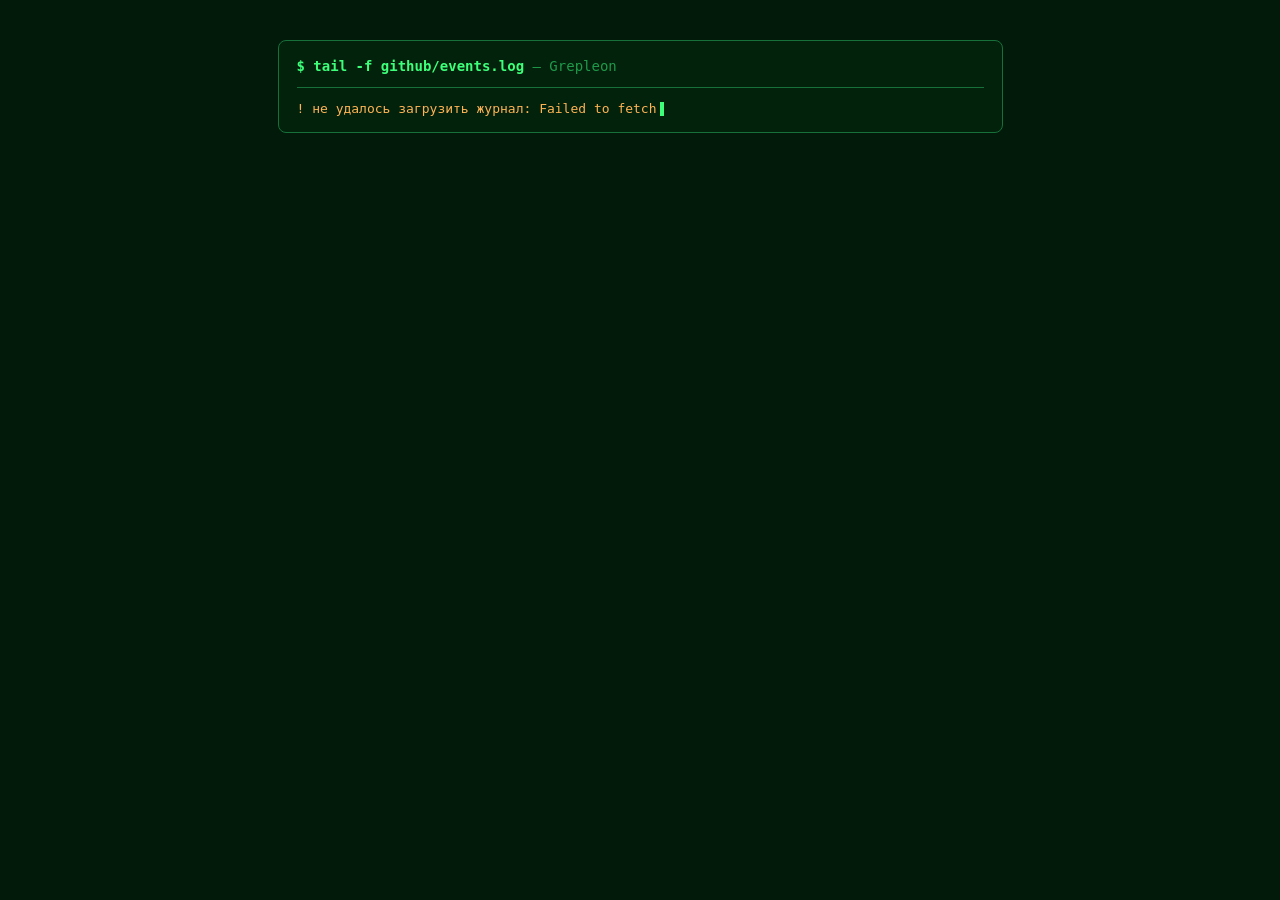
<file: git/ring/logs.html>
<!DOCTYPE html>
<html lang="ru">
<head>
<meta charset="utf-8">
<meta name="viewport" content="width=device-width, initial-scale=1">
<title>event-log — демо</title>
<style>
  /* Только для демо при открытии файла отдельно. На своей странице не нужно. */
  html, body { margin: 0; background: #021a0a; color: #2dff6e; font-family: "JetBrains Mono", "Fira Code", Consolas, monospace; }
  .demo-wrap { max-width: 725px; margin: 40px auto; padding: 0 16px; }
</style>
</head>
<body>
<div class="demo-wrap">

<style>
  #event-log {
    /* Подгони под свои цвета */
    --el-bright: #3dff7a;          /* основной яркий зелёный */
    --el-text:   #2bd965;          /* текст строк */
    --el-dim:    #1f9a4a;          /* время, ключи, второстепенное */
    --el-border: #17703a;          /* рамка карточки */
    --el-bg:     rgba(2, 40, 16, .55);
    --el-warn:   #ffb454;          /* только для ошибок */

    font-family: inherit;          /* берём шрифт страницы */
    border: 1px solid var(--el-border);
    border-radius: 8px;
    background: var(--el-bg);
    padding: 14px 18px 12px;
    color: var(--el-text);
    font-size: 14px;
    line-height: 1.7;
  }

  #event-log .el-head {
    margin: 0 0 10px;
    padding-bottom: 8px;
    border-bottom: 1px solid var(--el-border);
    color: var(--el-bright);
    font-size: 14px;
    font-weight: 700;
  }
  #event-log .el-head span { color: var(--el-dim); font-weight: 400; }

  #event-log .el-list { list-style: none; margin: 0; padding: 0; }

  #event-log .el-list > li {
    animation: el-print .01s linear both;
    animation-delay: calc(var(--i, 0) * 70ms);
  }

  #event-log .el-row {
    display: flex;
    gap: .7ch;
    box-sizing: border-box;
    width: calc(100% + 12px);
    margin: 0 -6px;
    padding: 0 6px;
    font: inherit;
    color: inherit;
    text-align: left;
    background: none;
    border: 0;
    border-radius: 4px;
    cursor: pointer;
    overflow-wrap: anywhere;
  }
  #event-log .el-row:hover { background: rgba(61, 255, 122, .07); }
  #event-log .el-row:focus-visible { outline: 1px dotted var(--el-bright); outline-offset: 1px; }

  #event-log .el-prompt {
    display: inline-block;
    flex: none;
    color: var(--el-dim);
    transition: transform .15s ease-out;
  }
  #event-log .el-row[aria-expanded="true"] .el-prompt {
    transform: rotate(90deg);
    color: var(--el-bright);
  }
  #event-log .el-msg b    { color: var(--el-bright); font-weight: 700; }
  #event-log .el-repo     { border-bottom: 1px dotted var(--el-dim); }
  #event-log .el-time     { color: var(--el-dim); white-space: nowrap; }

  #event-log .el-details {
    margin: 2px 0 10px 1ch;
    padding: 2px 0 2px 2ch;
    border-left: 1px solid var(--el-border);
    font-size: 13px;
    line-height: 1.6;
    animation: el-open .18s ease-out;
  }
  #event-log .el-details[hidden] { display: none; }

  #event-log .el-kv { display: flex; gap: 1.5ch; }
  #event-log .el-k  { flex: none; min-width: 9ch; color: var(--el-dim); }
  #event-log .el-v  { min-width: 0; overflow-wrap: anywhere; }
  #event-log .el-block { margin: 2px 0 6px; }
  #event-log .el-gap   { margin-top: 6px; }
  #event-log .el-note  { color: var(--el-dim); }
  #event-log .el-note.is-error { color: var(--el-warn); }

  #event-log a {
    color: inherit;
    text-decoration: none;
    border-bottom: 1px dotted var(--el-dim);
  }
  #event-log a:hover,
  #event-log a:focus-visible { color: var(--el-bright); border-bottom-color: var(--el-bright); outline: none; }

  #event-log .el-status { margin: 10px 0 0; font-size: 13px; color: var(--el-dim); }
  #event-log .el-status.is-error { color: var(--el-warn); }

  #event-log .el-cursor {
    display: inline-block;
    width: .6ch;
    height: 1.05em;
    margin-left: .4ch;
    vertical-align: text-bottom;
    background: var(--el-bright);
    animation: el-blink 1.1s steps(1) infinite;
  }

  @keyframes el-print { from { opacity: 0; } to { opacity: 1; } }
  @keyframes el-open  { from { opacity: 0; transform: translateY(-3px); } to { opacity: 1; transform: none; } }
  @keyframes el-blink { 50% { opacity: 0; } }

  @media (prefers-reduced-motion: reduce) {
    #event-log .el-list > li,
    #event-log .el-details,
    #event-log .el-cursor { animation: none; }
    #event-log .el-prompt { transition: none; }
  }
</style>

<section id="event-log" aria-label="Последние события на GitHub">
  <p class="el-head">$ tail -f github/events.log <span>— Grepleon</span></p>
  <ul class="el-list"></ul>
  <p class="el-status">* загрузка…<span class="el-cursor" aria-hidden="true"></span></p>
</section>

<script>
(() => {
  const USER      = 'Grepleon';
  const LIMIT     = 12;                   // сколько строк показывать
  const CACHE_MS  = 5 * 60 * 1000;        // GitHub без токена даёт 60 запросов/час на IP
  const CACHE_KEY = 'eventlog:' + USER;
  const HINT      = ' · клик по строке — подробности';
  const MAX_COMMITS = 8;                  // коммитов в раскрытом push
  const MAX_FILES   = 6;                  // файлов в раскрытом push
  const MAX_REFS    = 3;                  // веток в одном склеенном push

  const root   = document.getElementById('event-log');
  const list   = root.querySelector('.el-list');
  const status = root.querySelector('.el-status');

  const ACT = {
    opened: 'открыт', closed: 'закрыт', reopened: 'открыт снова', merged: 'смёржен',
    edited: 'изменён', created: 'создан', deleted: 'удалён', started: 'поставлена звезда',
    published: 'опубликован'
  };
  const REVIEW = {
    approved: 'одобрен', changes_requested: 'нужны правки', commented: 'комментарий', dismissed: 'снят'
  };

  /* ---------- мелкие помощники (DOM строим вручную, данные API не идут в innerHTML) ---------- */

  const el = (tag, cls, text) => {
    const n = document.createElement(tag);
    if (cls) n.className = cls;
    if (text != null) n.textContent = text;
    return n;
  };

  const link = (href, text) => {
    if (!/^https:\/\//.test(href || '')) return el('span', '', text);
    const a = el('a', '', text);
    a.href = href;
    a.target = '_blank';
    a.rel = 'noopener noreferrer';
    return a;
  };

  const trunc = (s, n) => {
    s = String(s || '').replace(/\s+/g, ' ').trim();
    return s.length > n ? s.slice(0, n - 1) + '…' : s;
  };

  const num      = (n) => (n ? '#' + n : '');
  const sizeOf   = (p) => (p.size != null ? p.size : (p.commits ? p.commits.length : 0));
  const shortRef = (r) => String(r || '').replace(/^refs\/(heads|tags)\//, '');

  function kv(k, v) {
    const row = el('div', 'el-kv');
    const val = el('span', 'el-v');
    if (typeof v === 'string') val.textContent = v; else val.appendChild(v);
    row.append(el('span', 'el-k', k), val);
    return row;
  }
  const maybe = (box, k, v) => { if (v) box.appendChild(kv(k, v)); };
  const note  = (text, isError) => el('div', 'el-note' + (isError ? ' is-error' : ''), text);

  function ago(iso) {
    const s = Math.max(0, (Date.now() - new Date(iso).getTime()) / 1000);
    if (s < 60) return 'только что';
    const m = s / 60;
    if (m < 60) return Math.floor(m) + ' мин назад';
    const h = m / 60;
    if (h < 24) return Math.floor(h) + ' ч назад';
    const d = h / 24;
    if (d < 30) return Math.floor(d) + ' дн назад';
    return new Date(iso).toLocaleDateString('ru-RU');
  }
  const clock = (d = new Date()) => d.toLocaleTimeString('ru-RU', { hour12: false });

  /* ---------- запросы к GitHub ---------- */

  async function gh(path) {
    const ctrl  = new AbortController();
    const timer = setTimeout(() => ctrl.abort(), 8000);
    try {
      const res = await fetch('https://api.github.com' + path, {
        headers: { Accept: 'application/vnd.github+json' },
        signal: ctrl.signal
      });
      if (!res.ok) {
        const err = new Error('GitHub ответил ' + res.status);
        err.status = res.status;
        throw err;
      }
      return await res.json();
    } finally {
      clearTimeout(timer);
    }
  }

  function explain(err) {
    if (err.name === 'AbortError') return 'GitHub не ответил за 8 секунд';
    if (err.status === 403 || err.status === 429) return 'лимит запросов GitHub API исчерпан, попробуй позже';
    if (err.status === 404 || err.status === 422) return 'детали недоступны: ветку могли переписать или удалить';
    return err.message;
  }

  const cacheGet = (k) => { try { return JSON.parse(sessionStorage.getItem('eventlog:d:' + k)); } catch (_) { return null; } };
  const cacheSet = (k, v) => { try { sessionStorage.setItem('eventlog:d:' + k, JSON.stringify(v)); } catch (_) {} };

  /* ---------- события -> короткие строки ---------- */

  function describe(item) {
    const p = item.payload;
    switch (item.type) {
      case 'PushEvent': {
        const n = item.parts.reduce((s, e) => s + sizeOf(e.payload), 0);
        return n > 1 ? `push ×${n}` : 'push';
      }
      case 'PullRequestEvent': {
        const pr  = p.pull_request || {};
        const act = p.action === 'closed' && pr.merged ? 'merged' : p.action;
        return `PR ${num(p.number || pr.number)} ${act || ''}`.trim();
      }
      case 'PullRequestReviewEvent':
        return `review PR ${num(p.pull_request && p.pull_request.number)}`.trim();
      case 'PullRequestReviewCommentEvent':
        return `comment PR ${num(p.pull_request && p.pull_request.number)}`.trim();
      case 'IssuesEvent':
        return `issue ${num(p.issue && p.issue.number)} ${p.action || ''}`.replace(/\s+/g, ' ').trim();
      case 'IssueCommentEvent':
        return `comment ${num(p.issue && p.issue.number)}`.trim();
      case 'CreateEvent':
        return `create ${p.ref_type || ''} ${p.ref || ''}`.replace(/\s+/g, ' ').trim();
      case 'DeleteEvent':
        return `delete ${p.ref_type || ''} ${p.ref || ''}`.replace(/\s+/g, ' ').trim();
      case 'WatchEvent':   return 'star';
      case 'ForkEvent':    return 'fork';
      case 'PublicEvent':  return 'repo → public';
      case 'ReleaseEvent': return `release ${(p.release && p.release.tag_name) || ''}`.trim();
      default:             return item.type.replace(/Event$/, '').toLowerCase();
    }
  }

  /* Сортируем по времени и склеиваем подряд идущие push в один репозиторий.
     В parts лежат исходные события (новые первыми): они нужны для раскрытия. */
  function collapse(events) {
    const sorted = events.slice().sort((a, b) => new Date(b.created_at) - new Date(a.created_at));
    const out = [];
    for (const e of sorted) {
      const prev = out[out.length - 1];
      if (prev && e.type === 'PushEvent' && prev.type === 'PushEvent' && prev.repo.name === e.repo.name) {
        prev.parts.push(e);
        continue;
      }
      out.push({ type: e.type, repo: e.repo, created_at: e.created_at, payload: e.payload || {}, parts: [e] });
    }
    return out;
  }

  /* ---------- push: коммиты и файлы ---------- */

  const slimCommit = (c) => ({
    sha: c.sha,
    msg: String((c.commit && c.commit.message) || '').split('\n')[0],
    url: c.html_url
  });

  /* g — push-события одной ветки, новые первыми */
  async function loadGroup(repo, g) {
    // Старый формат события: коммиты уже внутри, запрос не нужен
    if (g.every((e) => Array.isArray(e.payload.commits) && e.payload.commits.length)) {
      const commits = g.flatMap((e) => e.payload.commits.slice().reverse().map((c) => ({
        sha: c.sha,
        msg: String(c.message || '').split('\n')[0],
        url: `https://github.com/${repo}/commit/${c.sha}`
      })));
      return { commits, total: commits.length, files: null, url: null };
    }

    const head   = g[0].payload.head;
    const before = g[g.length - 1].payload.before;
    if (!head) throw new Error('в событии нет данных о коммитах');

    const key = `${repo}@${before}..${head}`;
    const hit = cacheGet(key);
    if (hit) return hit;

    let res;
    if (!before || /^0+$/.test(before)) {
      // новая ветка: сравнивать не с чем, берём последние коммиты до head
      const n = Math.min(g.reduce((s, e) => s + sizeOf(e.payload), 0) || 1, 10);
      const arr = await gh(`/repos/${repo}/commits?sha=${head}&per_page=${n}`);
      res = { commits: arr.map(slimCommit), total: arr.length, files: null, url: `https://github.com/${repo}/commit/${head}` };
    } else {
      const d = await gh(`/repos/${repo}/compare/${before}...${head}`);
      res = {
        commits: (d.commits || []).map(slimCommit).reverse(),     // новые первыми
        total: d.total_commits != null ? d.total_commits : (d.commits || []).length,
        files: (d.files || []).map((f) => ({ n: f.filename, a: f.additions, d: f.deletions })),
        url: d.html_url
      };
    }
    cacheSet(key, res);
    return res;
  }

  function commitBlock(data) {
    const wrap = el('div', 'el-block');

    if (!data.commits.length) {
      wrap.appendChild(note('коммитов не найдено'));
      return wrap;
    }

    data.commits.slice(0, MAX_COMMITS).forEach((c) => {
      const row = el('div', 'el-kv');
      const k = el('span', 'el-k');
      k.appendChild(link(c.url, c.sha.slice(0, 7)));
      row.append(k, el('span', 'el-v', trunc(c.msg, 120) || '(без сообщения)'));
      wrap.appendChild(row);
    });

    const hidden = data.total - Math.min(data.commits.length, MAX_COMMITS);
    if (hidden > 0) wrap.appendChild(note(`…и ещё ${hidden}`));

    if (data.files && data.files.length) {
      const adds = data.files.reduce((s, f) => s + (f.a || 0), 0);
      const dels = data.files.reduce((s, f) => s + (f.d || 0), 0);
      const stat = kv('изменения', `${data.files.length} файлов · +${adds} -${dels}`);
      stat.classList.add('el-gap');
      wrap.appendChild(stat);

      data.files.slice(0, MAX_FILES).forEach((f) => {
        wrap.appendChild(kv(`+${f.a || 0} -${f.d || 0}`, f.n));
      });
      if (data.files.length > MAX_FILES) wrap.appendChild(note(`…и ещё ${data.files.length - MAX_FILES} файлов`));
    }
    return wrap;
  }

  async function fillPush(item, slot) {
    const repo = item.repo.name;
    const groups = new Map();
    for (const e of item.parts) {
      const r = e.payload.ref || '';
      if (!groups.has(r)) groups.set(r, []);
      groups.get(r).push(e);
    }
    const all     = [...groups.entries()];
    const entries = all.slice(0, MAX_REFS);

    slot.appendChild(note('* загрузка коммитов…'));
    const results = await Promise.allSettled(entries.map(([, g]) => loadGroup(repo, g)));

    slot.textContent = '';
    results.forEach((r, i) => {
      const ref = shortRef(entries[i][0]);
      if (ref) slot.appendChild(kv('ветка', ref));
      slot.appendChild(r.status === 'fulfilled'
        ? commitBlock(r.value)
        : note('! ' + explain(r.reason), true));
    });
    if (all.length > MAX_REFS) slot.appendChild(note(`…и ещё веток: ${all.length - MAX_REFS}`));
  }

  /* ---------- раскрытая часть для остальных событий (запросы не нужны) ---------- */

  function buildDetails(item, box) {
    const p    = item.payload;
    const repo = item.repo.name;

    box.appendChild(kv('репо', link('https://github.com/' + repo, repo)));
    box.appendChild(kv('когда', new Date(item.created_at).toLocaleString('ru-RU') +
      (item.parts.length > 1 ? ` (последний из ${item.parts.length} пушей)` : '')));

    const prLink = (pr) => pr && pr.html_url
      ? link(pr.html_url, `#${pr.number} ${trunc(pr.title, 90)}`.trim())
      : null;

    switch (item.type) {
      case 'PushEvent': {
        fillPush(item, box.appendChild(el('div')));
        break;
      }
      case 'PullRequestEvent': {
        const pr = p.pull_request || {};
        const merged = p.action === 'closed' && pr.merged;
        maybe(box, 'PR', prLink(Object.assign({ number: p.number }, pr)));
        maybe(box, 'статус', ACT[merged ? 'merged' : p.action] || p.action);
        if (pr.head && pr.base && pr.head.ref && pr.base.ref) box.appendChild(kv('ветки', `${pr.head.ref} → ${pr.base.ref}`));
        if (typeof pr.changed_files === 'number') {
          box.appendChild(kv('изменения', `${pr.changed_files} файлов · +${pr.additions || 0} -${pr.deletions || 0}`));
        }
        maybe(box, 'описание', trunc(pr.body, 200));
        break;
      }
      case 'PullRequestReviewEvent': {
        const rv = p.review || {};
        maybe(box, 'PR', prLink(p.pull_request));
        maybe(box, 'вердикт', REVIEW[String(rv.state || '').toLowerCase()] || rv.state);
        maybe(box, 'текст', trunc(rv.body, 200));
        break;
      }
      case 'PullRequestReviewCommentEvent': {
        const c = p.comment || {};
        maybe(box, 'PR', prLink(p.pull_request));
        if (c.body) box.appendChild(kv('комментарий', link(c.html_url, trunc(c.body, 200))));
        break;
      }
      case 'IssuesEvent': {
        const is = p.issue || {};
        if (is.html_url) box.appendChild(kv('issue', link(is.html_url, `#${is.number} ${trunc(is.title, 90)}`)));
        maybe(box, 'статус', ACT[p.action] || p.action);
        break;
      }
      case 'IssueCommentEvent': {
        const is = p.issue || {}, c = p.comment || {};
        if (is.html_url) box.appendChild(kv('issue', link(is.html_url, `#${is.number} ${trunc(is.title, 90)}`)));
        if (c.body) box.appendChild(kv('комментарий', link(c.html_url, trunc(c.body, 200))));
        break;
      }
      case 'CreateEvent': {
        if (p.ref && (p.ref_type === 'branch' || p.ref_type === 'tag')) {
          box.appendChild(kv(p.ref_type === 'tag' ? 'тег' : 'ветка',
            link(`https://github.com/${repo}/tree/${p.ref}`, p.ref)));
        } else {
          box.appendChild(kv('создано', 'репозиторий'));
        }
        maybe(box, 'описание', trunc(p.description, 200));
        break;
      }
      case 'DeleteEvent':
        box.appendChild(kv('удалено', `${p.ref_type || ''} ${p.ref || ''}`.trim()));
        break;
      case 'WatchEvent':
        box.appendChild(kv('действие', 'поставлена звезда'));
        break;
      case 'ForkEvent':
        if (p.forkee) box.appendChild(kv('форк', link(p.forkee.html_url, p.forkee.full_name)));
        break;
      case 'ReleaseEvent': {
        const rel = p.release || {};
        if (rel.html_url) box.appendChild(kv('релиз', link(rel.html_url, rel.name || rel.tag_name)));
        maybe(box, 'тег', rel.tag_name);
        break;
      }
      case 'PublicEvent':
        box.appendChild(kv('действие', 'репозиторий стал публичным'));
        break;
      default:
        box.appendChild(kv('тип', item.type));
    }
  }

  /* ---------- отрисовка списка ---------- */

  function render(items) {
    list.textContent = '';

    if (!items.length) {
      const li = el('li');
      li.textContent = '> публичных событий пока нет';
      list.appendChild(li);
      return;
    }

    items.slice(0, LIMIT).forEach((item, i) => {
      const li  = el('li');
      li.style.setProperty('--i', i);

      const id  = 'el-d-' + i;
      const row = el('button', 'el-row');
      row.type = 'button';
      row.setAttribute('aria-expanded', 'false');
      row.setAttribute('aria-controls', id);

      const msg = el('span', 'el-msg');
      const repoShort = item.repo.name.startsWith(USER + '/') ? item.repo.name.slice(USER.length + 1) : item.repo.name;
      msg.append(el('b', '', describe(item)), document.createTextNode(' → '), el('span', 'el-repo', repoShort));

      const time = el('time', 'el-time', '· ' + ago(item.created_at));
      time.dateTime = item.created_at;
      time.title = new Date(item.created_at).toLocaleString('ru-RU');

      row.append(el('span', 'el-prompt', '>'), msg, time);

      const box = el('div', 'el-details');
      box.id = id;
      box.hidden = true;

      row.addEventListener('click', () => {
        const open = row.getAttribute('aria-expanded') !== 'true';
        row.setAttribute('aria-expanded', String(open));
        box.hidden = !open;
        if (open && !box.dataset.ready) {      // детали строим один раз, при первом раскрытии
          box.dataset.ready = '1';
          buildDetails(item, box);
        }
      });

      li.append(row, box);
      list.appendChild(li);
    });
  }

  function setStatus(text, isError) {
    status.className = 'el-status' + (isError ? ' is-error' : '');
    status.textContent = text;
    const cur = el('span', 'el-cursor');
    cur.setAttribute('aria-hidden', 'true');
    status.appendChild(cur);
  }

  /* ---------- кэш списка событий ---------- */

  function readCache() {
    try {
      const raw = localStorage.getItem(CACHE_KEY);
      return raw ? JSON.parse(raw) : null;
    } catch (_) { return null; }
  }
  function writeCache(events) {
    try { localStorage.setItem(CACHE_KEY, JSON.stringify({ t: Date.now(), events })); } catch (_) {}
  }

  /* ---------- загрузка ---------- */

  async function load(force = false) {
    const cached = readCache();

    if (!force && cached && Date.now() - cached.t < CACHE_MS) {
      try {
        render(collapse(cached.events));
        setStatus('* журнал обновлён ' + clock(new Date(cached.t)) + HINT);
        return;
      } catch (_) { /* битый кэш: идём за свежими данными */ }
    }

    setStatus('* загрузка…');

    try {
      const events = await gh(`/users/${USER}/events/public?per_page=60`);
      writeCache(events);
      render(collapse(events));
      setStatus('* журнал обновлён ' + clock() + HINT);
    } catch (err) {
      const msg = explain(err);
      let shown = false;
      if (cached) {
        try { render(collapse(cached.events)); shown = true; } catch (_) {}
      }
      if (shown) {
        setStatus('! ' + msg + ' (показаны сохранённые данные от ' + clock(new Date(cached.t)) + ')', true);
      } else {
        list.textContent = '';
        setStatus('! не удалось загрузить журнал: ' + msg, true);
      }
    }
  }

  // Чтобы обновлять из твоей кнопки «Обновить статистику»:
  //   window.refreshEventLog();
  window.refreshEventLog = () => load(true);

  load();
})();
</script>

</div>
</body>
</html>
</file>
<file: styles/main_style.css>
:root {
    --bg: #001300;
    --text: #9be8ad;
    --bright: #22ff55;
    --dim: #3da556;
    --link: #ffb000;
}

.main-body {
    color: var(--text);
    background-color: var(--bg);
    font-family: "JetBrains Mono", "IBM Plex Mono", monospace;
    font-size: 16.5px;
    line-height: 1.65;
}

.main-color {
    color: var(--bright);
    text-shadow: 0 0 8px rgba(34, 255, 85, 0.35);
}

.dim { color: var(--dim); }

.highlight { color: var(--link); }

::selection { background: var(--bright); color: var(--bg); }

:root {
    --link: #00ffbb;
    --bg: #001300;
}

.base a {
    color: var(--link);
    text-decoration: underline dotted;
    text-underline-offset: 0.25em;
    text-decoration-thickness: 1px;
    transition: background-color 0.15s, color 0.15s;
}

.base a:hover,
.base a:focus-visible {
    background-color: var(--link);
    color: var(--bg);
    text-decoration: none;
    outline: none;
}

.my-logo {
    width: 120px;
    height: auto;
    image-rendering: pixelated;
}

.game-logo {
    width: 320px;
    height: auto;
    mix-blend-mode: screen;
}

.screen {
    width: 480px;
    height: auto;
    display: block;
    border: 1px solid var(--dim);
}

#main-logo {
    width: 50px;
    height: auto;
    image-rendering: pixelated;
}

.base {
    max-width: 70ch;
    text-align: left;
}

.base p {
    margin: 0 0 1.2em;
    padding-left: 3ch;
    text-indent: -3ch;
}

.top-menu {
    position: fixed;
    top: 0;
    left: 0;
    right: 0;
    height: 60px;
    display: flex;
    align-items: center;
    justify-content: flex-end;
    gap: 30px;
    padding: 0 clamp(16px, 5vw, 80px);
    background-color: var(--bg);
    border-bottom: 1px solid rgba(61, 165, 86, 0.3);
    z-index: 1000;
}

.top-menu a {
    color: var(--bright);
    text-decoration: none;
}

.top-menu a:hover { color: var(--link); }

#name::after {
    content: "_";
    margin-left: 8px;
    animation: blink 1s step-end infinite;
}

@keyframes blink { 50% { opacity: 0; } }

@media (prefers-reduced-motion: reduce) {
    #name::after { animation: none; }
}

.site-footer {
  margin-top: 60px;
  padding: 24px 0;
  border-top: 1px solid rgba(0, 255, 70, 0.25);
  text-align: center;
  font-family: inherit;
  font-size: 0.9rem;
  color: #19b440;
}

.site-footer p {
  margin: 0 0 12px;
}

.footer-links {
  display: flex;
  justify-content: center;
  flex-wrap: wrap;
  gap: 12px 24px;
}

.footer-links a {
  color: #1aff5a;
  text-decoration: none;
}

.footer-links a::before {
  content: "<a> ";
}

.footer-links a::after {
  content: " </a>";
}

.footer-links a:hover {
  text-shadow: 0 0 8px #1aff5a;
}

#nav-main {
    display: flex;
    align-items: center;
    gap: 10px;
    margin-right: auto;
    font-weight: bold;
    text-shadow: 0 0 8px rgba(34, 255, 85, 0.35);
}

#main-logo {
    height: 40px;
    width: auto;
    image-rendering: pixelated;
}

/* Projects */

.projects-intro {
    margin-bottom: 24px;
}

.projects-list {
    display: grid;
    grid-template-columns: repeat(2, minmax(0, 1fr));
    gap: 16px;
    margin-top: 20px;
}

.project-card {
    min-width: 0;
    display: flex;
    flex-direction: column;
    padding: 18px;
    border: 1px solid rgba(61, 165, 86, 0.4);
    background: rgba(0, 30, 0, 0.35);
    transition:
        border-color 0.2s ease,
        background-color 0.2s ease,
        box-shadow 0.2s ease;
}

.project-card:hover {
    border-color: var(--bright);
    background: rgba(0, 50, 10, 0.35);
    box-shadow: 0 0 14px rgba(34, 255, 85, 0.08);
}

.project-meta {
    color: var(--dim);
    font-size: 0.72rem;
    letter-spacing: 0.04em;
    overflow-wrap: anywhere;
}

.project-card h4 {
    margin: 10px 0;
    color: var(--bright);
    font-size: 1.05rem;
    line-height: 1.4;
}

.project-card p {
    margin: 0 0 18px;
    color: var(--text);
    font-size: 0.88rem;
    line-height: 1.65;
    overflow-wrap: anywhere;
}

.project-links {
    display: flex;
    flex-wrap: wrap;
    gap: 10px 18px;
    margin-top: auto;
    padding-top: 12px;
    border-top: 1px solid rgba(61, 165, 86, 0.25);
}

.project-links a {
    color: var(--link);
    font-size: 0.82rem;
    text-decoration: none;
}

.project-links a span {
    display: inline-block;
    transition: transform 0.2s ease;
}

.project-links a:hover,
.project-links a:focus-visible {
    color: var(--bright);
    text-decoration: underline;
    text-underline-offset: 4px;
}

.project-links a:hover span {
    transform: translateX(3px);
}

@media (max-width: 900px) {
    .projects-list {
        grid-template-columns: 1fr;
    }
}

@media (prefers-reduced-motion: reduce) {
    .project-card,
    .project-links a span {
        transition: none;
    }
}



.projects-list {
    gap: 20px;
}

.project-card {
    position: relative;
    isolation: isolate;
    overflow: hidden;

    border: 1px solid rgba(0, 255, 65, 0.25);
    background:
        linear-gradient(
            135deg,
            rgba(0, 255, 65, 0.055),
            transparent 55%
        ),
        #001000;

    transition:
        transform 0.25s ease,
        border-color 0.25s ease,
        box-shadow 0.25s ease,
        background-color 0.25s ease;
}

/* Декоративная сетка терминала */
.project-card::before {
    content: "";
    position: absolute;
    inset: 0;
    z-index: -1;
    pointer-events: none;

    background-image:
        linear-gradient(
            rgba(0, 255, 65, 0.035) 1px,
            transparent 1px
        ),
        linear-gradient(
            90deg,
            rgba(0, 255, 65, 0.035) 1px,
            transparent 1px
        );

    background-size: 18px 18px;
    opacity: 0.35;
    transition: opacity 0.25s ease;
}

/* Бегущий световой блик */
.project-card::after {
    content: "";
    position: absolute;
    top: 0;
    left: -120%;
    width: 70%;
    height: 2px;

    background: linear-gradient(
        90deg,
        transparent,
        #00ff55,
        #aaffbb,
        transparent
    );

    box-shadow: 0 0 12px #00ff55;
    pointer-events: none;
}

.project-card:hover {
    transform: translateY(-5px) scale(1.01);
    border-color: #00ff55;

    box-shadow:
        0 0 0 1px rgba(0, 255, 85, 0.12),
        0 8px 30px rgba(0, 255, 65, 0.09),
        inset 0 0 25px rgba(0, 255, 65, 0.045);
}

.project-card:hover::before {
    opacity: 0.85;
}

.project-card:hover::after {
    animation: project-scan 0.8s ease-out forwards;
}

@keyframes project-scan {
    from {
        left: -70%;
    }
    to {
        left: 130%;
    }
}

/* Название проекта */
.project-card h4 {
    position: relative;
    transition:
        color 0.2s ease,
        text-shadow 0.2s ease;
}

.project-card h4::before {
    content: "> ";
    display: inline-block;
    max-width: 0;
    overflow: hidden;
    vertical-align: bottom;
    white-space: nowrap;

    color: #00ff55;
    opacity: 0;

    transition:
        max-width 0.2s ease,
        opacity 0.2s ease;
}

.project-card:hover h4 {
    color: #72ff91;
    text-shadow: 0 0 12px rgba(0, 255, 85, 0.35);
}

.project-card:hover h4::before {
    max-width: 1.5em;
    opacity: 1;
}

/* Ссылки */
.project-links a {
    transition:
        color 0.2s ease,
        text-shadow 0.2s ease;
}

.project-links a:hover {
    color: #ffffff;
    text-shadow: 0 0 8px #00ff55;
}

@media (prefers-reduced-motion: reduce) {
    .project-card,
    .project-card::before,
    .project-card h4,
    .project-card h4::before,
    .project-links a {
        transition: none;
    }

    .project-card:hover {
        transform: none;
    }

    .project-card:hover::after {
        animation: none;
    }
}



:root {
    --neon-glow: rgba(34, 255, 85, 0.16);
    --line-color: rgba(34, 255, 85, 0.22);
}

/* Subtle background atmosphere */
.main-body {
    background-image:
        radial-gradient(
            ellipse at 75% 20%,
            rgba(0, 90, 25, 0.13),
            transparent 48%
        ),
        radial-gradient(
            ellipse at 15% 85%,
            rgba(0, 65, 20, 0.10),
            transparent 40%
        );
    background-attachment: fixed;
}

/* Navigation: terminal control panel */
.top-menu {
    backdrop-filter: blur(12px);
    -webkit-backdrop-filter: blur(12px);
    background: rgba(0, 19, 0, 0.90);
    border-bottom: 1px solid var(--line-color);
    box-shadow: 0 4px 24px rgba(0, 0, 0, 0.16);
}

.top-menu > a:not(#nav-main) {
    position: relative;
    padding: 8px 0;
    transition: color 0.2s ease, text-shadow 0.2s ease;
}

.top-menu > a:not(#nav-main)::after {
    content: "";
    position: absolute;
    left: 0;
    right: 100%;
    bottom: 2px;
    height: 1px;
    background: var(--bright);
    box-shadow: 0 0 8px var(--bright);
    transition: right 0.22s ease;
}

.top-menu > a:not(#nav-main):hover {
    color: #ffffff;
    text-shadow: 0 0 10px var(--neon-glow);
}

.top-menu > a:not(#nav-main):hover::after {
    right: 0;
}

/* Logo in the navigation */
#nav-main {
    transition: filter 0.25s ease;
}

#nav-main:hover {
    filter: drop-shadow(0 0 7px rgba(34, 255, 85, 0.5));
}

#main-logo {
    transition: transform 0.25s ease;
}

#nav-main:hover #main-logo {
    transform: rotate(-7deg) scale(1.07);
}

/* Main headings */
.main-color {
    text-shadow:
        0 0 8px rgba(34, 255, 85, 0.3),
        0 0 28px rgba(34, 255, 85, 0.08);
}

#name {
    letter-spacing: 0.025em;
}

/* Profile avatar */
#logo {
    border: 2px solid var(--bright);
    padding: 4px;
    background: rgba(0, 255, 65, 0.035);
    box-shadow:
        0 0 0 5px rgba(0, 255, 65, 0.035),
        0 0 24px rgba(0, 255, 65, 0.07);
    transition:
        transform 0.25s ease,
        box-shadow 0.25s ease;
}

#logo:hover {
    transform: translateY(-3px);
    box-shadow:
        0 0 0 5px rgba(0, 255, 65, 0.06),
        0 0 28px rgba(0, 255, 65, 0.18);
}

/* Section headings */
.right-side h3.main-color {
    position: relative;
    width: fit-content;
    max-width: 100%;
}

.right-side h3.main-color::after {
    content: "";
    display: block;
    width: 32px;
    height: 1px;
    margin-top: 7px;
    background: var(--bright);
    opacity: 0.5;
    transition: width 0.25s ease, opacity 0.25s ease;
}

.right-side h3.main-color:hover::after {
    width: 100%;
    opacity: 1;
}

/* Language buttons */
.button-lang {
    transition:
        background-color 0.2s ease,
        color 0.2s ease,
        border-color 0.2s ease,
        box-shadow 0.2s ease,
        transform 0.2s ease;
}

.button-lang:hover {
    transform: translateX(4px);
    box-shadow: 0 0 14px rgba(0, 255, 85, 0.12);
}

/* Links outside the project cards */
.base a {
    text-decoration-thickness: 1px;
    text-underline-offset: 4px;
    transition:
        color 0.18s ease,
        background-color 0.18s ease,
        text-shadow 0.18s ease;
}

.base a:hover,
.base a:focus-visible {
    box-shadow: 0 0 12px rgba(0, 255, 187, 0.08);
}

/* Footer */
.site-footer {
    position: relative;
}

.site-footer::before {
    content: "";
    position: absolute;
    top: -1px;
    left: 50%;
    width: min(180px, 35%);
    height: 1px;
    transform: translateX(-50%);
    background: var(--bright);
    box-shadow: 0 0 12px var(--bright);
}

.footer-links a {
    transition:
        color 0.2s ease,
        text-shadow 0.2s ease,
        transform 0.2s ease;
}

.footer-links a:hover {
    color: #ffffff;
    transform: translateY(-2px);
}

/* Keyboard accessibility */
.top-menu a:focus-visible,
.footer-links a:focus-visible,
.button-lang:focus-visible {
    outline: 1px solid var(--bright);
    outline-offset: 5px;
}

/* Respect reduced-motion preferences */
@media (prefers-reduced-motion: reduce) {
    .top-menu *,
    #main-logo,
    #logo,
    .button-lang,
    .footer-links a,
    .right-side h3.main-color::after {
        transition: none !important;
        animation: none !important;
    }

    #nav-main:hover #main-logo,
    #logo:hover,
    .button-lang:hover,
    .footer-links a:hover {
        transform: none;
    }
}

.base a:hover,
.base a:focus-visible,
.project-links a:hover,
.project-links a:focus-visible,
.footer-links a:hover,
.footer-links a:focus-visible,
.top-menu a:hover,
.top-menu a:focus-visible {
    color: var(--bright);
    text-shadow: 0 0 10px rgba(0, 255, 85, 0.35);
}

#logo {
    border: none;
    padding: 0;
    background: transparent;

    /* Keep the glow */
    box-shadow: 0 0 24px rgba(0, 255, 65, 0.12);
}

#logo:hover {
    transform: translateY(-3px);
    box-shadow: 0 0 30px rgba(0, 255, 65, 0.22);
}

.footer-links a:hover {
    color: var(--bright);
}


.base a:hover,
.base a:focus-visible {
    color: var(--link);
    text-shadow: none;
    background-color: rgba(0, 255, 187, 0.25);
    box-shadow: 0 0 12px rgba(0, 255, 187, 0.25);
}

.top-menu > a:not(#nav-main):hover,
.top-menu > a:not(#nav-main):focus-visible {
    color: var(--bright);
    text-shadow: 0 0 10px rgba(0, 255, 85, 0.35);
}

#about {
    position: relative;
    box-sizing: border-box;
    padding: 46px 34px 34px;
    margin-top: 24px;

    background: #080c0a;
    border: 1px solid #26372d;
    border-radius: 7px;

    font-family: "Consolas", "Courier New", monospace;
    line-height: 1.85;

    box-shadow: inset 0 1px 0;
}

#about::before {
    content: "dev@grepleon.com:  ~/about";
    position: absolute;
    top: 0;
    left: 0;
    right: 0;

    box-sizing: border-box;
    height: 36px;
    padding: 6px 15px;

    background: #111813;
    border-bottom: 1px solid #26372d;

    color: #a3ffb7;
    font-family: "Consolas", "Courier New", monospace;
    font-size: 13px;
    font-weight: 700;
    line-height: 23px;
    letter-spacing: 0.025em;
}

#about h3 {
    margin: 25px 0 10px;
    padding: 0;

    font-family: inherit;
    font-size: 1.05rem;
    font-weight: 600;
    line-height: 1.6;

    border: 0;
    background: none;
    box-shadow: none;
}

#about h3:first-child {
    margin-top: 0;
}

#about .base {
    margin: 0;
    padding: 0;

    color: #a4b8a9;
    font-family: inherit;
    font-size: 0.94rem;
    line-height: 1.9;

    background: none;
    border: 0;
    box-shadow: none;
}

#about .base {
    margin: 0;
    padding: 0;
    font-family: inherit;
    font-size: 0.94rem;
    line-height: 1.9;
    background: none;
    border: 0;
    box-shadow: none;
}

#about a {
    text-decoration: underline;
    text-underline-offset: 3px;
}


#about h3:not(:first-child) {
    margin-top: 30px;
    padding-top: 18px;
}

@media (max-width: 600px) {
    #about {
        padding: 43px 17px 22px;
        border-radius: 5px;
    }

    #about .base {
        font-size: 0.87rem;
        overflow-wrap: anywhere;
    }

    #about h3 {
        font-size: 0.98rem;
    }
}

#about .base {
    color: #53ff67;
}

#about h3 {
    color: #79ff9b;
    text-shadow: 0 0 8px rgb(121 255 155 / 38%);
}

#about {
    isolation: isolate;
    overflow: hidden;
}

#about .about-rain {
    position: absolute;
    inset: 0;
    width: 100%;
    height: 100%;
    z-index: 0;
    pointer-events: none;
}

#about > *:not(.about-rain) {
    position: relative;
    z-index: 1;
}

#about::before {
    z-index: 2;
}

#about {
    background: #001a08;
    border: 1px solid #0a5;
    border-radius: 7px;
    box-shadow: none;
}

#about::before {
    background: #02240d;
    border-bottom: 1px solid #0a5;
    color: #0f6;
}

#about .base {
    color: rgba(0, 255, 102, 0.75);
}

#about h3 {
    color: #0f6;
    text-shadow: none;
}

#about h3.main-color::after {
    background: #90ee90;
    opacity: 1;
}

#about .about-rain {
    opacity: 0.5;
    clip-path: inset(36px 0 0 0);
}
</file>
<file: styles/sides.css>
.page {
    display: grid;
    grid-template-columns: minmax(0, 1fr) minmax(0, 1.8fr);
    gap: 80px;
    padding-top: 60px;
}

.left-side {
    color: #00cc33;
    position: sticky;
    top: 30px;
    align-self: start;
    max-height: calc(100vh - 60px);
    padding: 30px 0 30px 150px;
}

.left-side-stat {
    color: #00cc33;
    top: 30px;
    align-self: start;
    max-height: calc(100vh - 60px);
    padding: 30px 0 30px 150px;
}

.right-side {
    color: #11aa22;
    padding: 30px 155px;
}
</file>
<file: styles/base.css>
a {
    color: #aaff11
}

body {
    font-family: Courier New;
}

html {
    scroll-behavior: smooth;
}

section {
    scroll-margin-top: 80px;
}

::selection {
    background: #90ee90;
    color: #000;
}

/* Выделение для ссылок — инвертируем цвета */
a::selection {
    background: #00ffbb;
    color: #000;
}

#des { text-wrap: balance; }

#name {
    white-space: nowrap;
}
</file>
<file: styles/buttons.css>
.button-lang {
    margin-top: 20px;
    padding: 0px 0px;
    background-color: transparent;
    color: #00ff66;
    border: 1px solid #00ff66;
    font: inherit;
    cursor: pointer;
    width: 120px;
    height: 30px;
    box-sizing: border-box;
    font-size: 14px;
    display: block;
    margin-bottom: 10px;
}

.button-lang:hover {
    background-color: #00ff66;
    color: black;
}

.button-big {
    margin-top: 20px;
    padding: 0px 0px;
    background-color: transparent;
    color: #00ff66;
    border: 1px solid #00ff66;
    font: inherit;
    cursor: pointer;
    width: 220px;
    height: 30px;
    box-sizing: border-box;
    font-size: 14px;
    display: block;
    margin-bottom: 10px;
}

.button-big:hover {
    background-color: #00ff66;
    color: black;
}
</file>
<file: styles/fon.css>
body::before {
    content: "";
    position: fixed;
    inset: 0;
    pointer-events: none; /* Не мешает нажимать ссылки */
    z-index: 0;

    background: radial-gradient(
        600px circle at var(--mouse-x, 50%) var(--mouse-y, 30%),
        rgba(0, 255, 102, 0.08),
        transparent 80%
    );
}
</file>
<file: styles/responsive.css>
@media (max-width: 1024px) {
    .page {
        gap: 40px;
        padding-top: 80px;
    }

    .left-side {
        padding: 20px 40px;
    }

    .right-side {
        padding: 20px 40px;
    }

    .top-menu {
        padding-right: 40px;
        gap: 20px;
    }
}

@media (max-width: 768px) {
    /* 1. Одна колонка вместо двух */
    .page {
        grid-template-columns: 1fr;
        gap: 30px;
        padding-top: 70px;
    }

    /* 2. Убираем sticky — на телефоне он мешает */
    .left-side {
        position: static;
        max-height: none;
        padding: 20px;
        text-align: center;      /* логотип и имя по центру */
    }

    .right-side {
        padding: 20px;
    }

    /* 3. Логотип крупнее — на телефоне он главный */
    .my-logo {
        width: 140px;
    }

    /* 4. Меню: убираем гигантский отступ, центрируем */
    .top-menu {
        padding-right: 20px;
        padding-left: 20px;
        gap: 15px;
        justify-content: center;   /* или space-around */
        font-size: 14px;
    }

    /* 5. Кнопки языка — в ряд по центру */
    .left-side .button-lang {
        display: inline-block;
        width: auto;
        padding: 6px 14px;
        height: auto;
        margin: 5px 5px 0 0;
    }

    /* 6. Отступы у секций */
    section {
        scroll-margin-top: 70px;
    }

    /* 7. Читаемость текста */
    body {
        font-size: 15px;
        line-height: 1.5;
    }
}

@media (max-width: 480px) {
    .top-menu {
        gap: 10px;
        font-size: 13px;
    }

    .left-side,
    .right-side {
        padding: 15px;
    }

    .base {
        text-indent: 20px;   /* уменьшить красную строку */
    }
}
</file>
<file: styles/copy.css>
.contact-list { margin-top: 14px; }

.contact-line {
  display: flex;
  align-items: center;
  gap: 8px;
  flex-wrap: wrap;
  font-family: monospace;
  padding: 8px 12px;
  margin: 6px 0;
  border: 1px solid #0a5;
  border-radius: 4px;
  background: rgba(0, 255, 100, 0.04);
  transition: background .2s, box-shadow .2s;
}
.contact-line:hover {
  background: rgba(0, 255, 100, 0.12);
  box-shadow: 0 0 12px rgba(0, 255, 100, 0.4);
}
.contact-line .prompt { color: #0f6; }

/* ссылка: тусклый вариант всегда виден */
.contact-line a {
  position: relative;
  display: inline-block;
  white-space: nowrap;
  text-decoration: none;
  color: rgba(102, 255, 221, 0.35);
}

/* яркий слой, «печатается» при наведении */
.contact-line a::after {
  content: attr(data-text);
  position: absolute;
  left: 0;
  top: 0;
  width: 0;
  overflow: hidden;
  white-space: nowrap;
  color: #6fd;
  text-shadow: 0 0 8px rgba(102, 255, 221, 0.6);
  transition: width calc(var(--len) * 45ms) steps(var(--len), end);
}

/* курсор-подчёркивание, едет синхронно с текстом */
.contact-line a::before {
  content: "_";
  position: absolute;
  left: 0;
  top: 0;
  opacity: 0;
  color: #6fd;
  text-shadow: 0 0 8px rgba(102, 255, 221, 0.6);
  transition: left calc(var(--len) * 45ms) steps(var(--len), end);
}

.contact-line:hover a::after,
.contact-line:focus-within a::after {
  width: calc(var(--len) * 1ch);
}
.contact-line:hover a::before,
.contact-line:focus-within a::before {
  left: calc(var(--len) * 1ch);
  opacity: 1;
  animation: blink-cursor 1s steps(1) infinite;
}

@keyframes blink-cursor {
  0%, 100% { opacity: 1; }
  50% { opacity: 0; }
}

/* на телефонах нет hover: сразу яркий вариант */
@media (hover: none) {
  .contact-line a { color: #6fd; }
  .contact-line a::after,
  .contact-line a::before { display: none; }
}

/* кнопка копирования */
.copy-btn {
  margin-left: auto;
  min-width: 78px;
  text-align: center;
  background: none;
  border: 1px solid #0a5;
  color: #0f6;
  font-family: monospace;
  padding: 2px 8px;
  cursor: pointer;
}
.copy-btn:hover { background: rgba(0, 255, 100, 0.15); }
.copy-btn.copied {
  background: rgba(0, 255, 100, 0.2);
  box-shadow: 0 0 8px rgba(0, 255, 100, 0.5);
}
</file>
<file: grepleon/styles/main_style.css>
:root {
    --bg: #001300;
    --text: #9be8ad;
    --bright: #22ff55;
    --dim: #3da556;
    --link: #ffb000;
}

.main-body {
    color: var(--text);
    background-color: var(--bg);
    font-family: "JetBrains Mono", "IBM Plex Mono", monospace;
    font-size: 16.5px;
    line-height: 1.65;
}

.main-color {
    color: var(--bright);
    text-shadow: 0 0 8px rgba(34, 255, 85, 0.35);
}

.dim { color: var(--dim); }

.highlight { color: var(--link); }

::selection { background: var(--bright); color: var(--bg); }

:root {
    --link: #00ffbb;
    --bg: #001300;
}

.base a {
    color: var(--link);
    text-decoration: underline dotted;
    text-underline-offset: 0.25em;
    text-decoration-thickness: 1px;
    transition: background-color 0.15s, color 0.15s;
}

.base a:hover,
.base a:focus-visible {
    background-color: var(--link);
    color: var(--bg);
    text-decoration: none;
    outline: none;
}

.my-logo {
    width: 120px;
    height: auto;
    image-rendering: pixelated;
}

.game-logo {
    width: 320px;
    height: auto;
    mix-blend-mode: screen;
}

.screen {
    width: 480px;
    height: auto;
    display: block;
    border: 1px solid var(--dim);
}

#main-logo {
    width: 50px;
    height: auto;
    image-rendering: pixelated;
}

.base {
    max-width: 70ch;
    text-align: left;
}

.base p {
    margin: 0 0 1.2em;
    padding-left: 3ch;
    text-indent: -3ch;
}

.top-menu {
    position: fixed;
    top: 0;
    left: 0;
    right: 0;
    height: 60px;
    display: flex;
    align-items: center;
    justify-content: flex-end;
    gap: 30px;
    padding: 0 clamp(16px, 5vw, 80px);
    background-color: var(--bg);
    border-bottom: 1px solid rgba(61, 165, 86, 0.3);
    z-index: 1000;
}

.top-menu a {
    color: var(--bright);
    text-decoration: none;
}

.top-menu a:hover { color: var(--link); }

#name::after {
    content: "_";
    margin-left: 8px;
    animation: blink 1s step-end infinite;
}

@keyframes blink { 50% { opacity: 0; } }

@media (prefers-reduced-motion: reduce) {
    #name::after { animation: none; }
}

.site-footer {
  margin-top: 60px;
  padding: 24px 0;
  border-top: 1px solid rgba(0, 255, 70, 0.25);
  text-align: center;
  font-family: inherit;
  font-size: 0.9rem;
  color: #19b440;
}

.site-footer p {
  margin: 0 0 12px;
}

.footer-links {
  display: flex;
  justify-content: center;
  flex-wrap: wrap;
  gap: 12px 24px;
}

.footer-links a {
  color: #1aff5a;
  text-decoration: none;
}

.footer-links a::before {
  content: "<a> ";
}

.footer-links a::after {
  content: " </a>";
}

.footer-links a:hover {
  text-shadow: 0 0 8px #1aff5a;
}

#nav-main {
    display: flex;
    align-items: center;
    gap: 10px;
    margin-right: auto;
    font-weight: bold;
    text-shadow: 0 0 8px rgba(34, 255, 85, 0.35);
}

#main-logo {
    height: 40px;
    width: auto;
    image-rendering: pixelated;
}

/* Projects */

.projects-intro {
    margin-bottom: 24px;
}

.projects-list {
    display: grid;
    grid-template-columns: repeat(2, minmax(0, 1fr));
    gap: 16px;
    margin-top: 20px;
}

.project-card {
    min-width: 0;
    display: flex;
    flex-direction: column;
    padding: 18px;
    border: 1px solid rgba(61, 165, 86, 0.4);
    background: rgba(0, 30, 0, 0.35);
    transition:
        border-color 0.2s ease,
        background-color 0.2s ease,
        box-shadow 0.2s ease;
}

.project-card:hover {
    border-color: var(--bright);
    background: rgba(0, 50, 10, 0.35);
    box-shadow: 0 0 14px rgba(34, 255, 85, 0.08);
}

.project-meta {
    color: var(--dim);
    font-size: 0.72rem;
    letter-spacing: 0.04em;
    overflow-wrap: anywhere;
}

.project-card h4 {
    margin: 10px 0;
    color: var(--bright);
    font-size: 1.05rem;
    line-height: 1.4;
}

.project-card p {
    margin: 0 0 18px;
    color: var(--text);
    font-size: 0.88rem;
    line-height: 1.65;
    overflow-wrap: anywhere;
}

.project-links {
    display: flex;
    flex-wrap: wrap;
    gap: 10px 18px;
    margin-top: auto;
    padding-top: 12px;
    border-top: 1px solid rgba(61, 165, 86, 0.25);
}

.project-links a {
    color: var(--link);
    font-size: 0.82rem;
    text-decoration: none;
}

.project-links a span {
    display: inline-block;
    transition: transform 0.2s ease;
}

.project-links a:hover,
.project-links a:focus-visible {
    color: var(--bright);
    text-decoration: underline;
    text-underline-offset: 4px;
}

.project-links a:hover span {
    transform: translateX(3px);
}

@media (max-width: 900px) {
    .projects-list {
        grid-template-columns: 1fr;
    }
}

@media (prefers-reduced-motion: reduce) {
    .project-card,
    .project-links a span {
        transition: none;
    }
}



.projects-list {
    gap: 20px;
}

.project-card {
    position: relative;
    isolation: isolate;
    overflow: hidden;

    border: 1px solid rgba(0, 255, 65, 0.25);
    background:
        linear-gradient(
            135deg,
            rgba(0, 255, 65, 0.055),
            transparent 55%
        ),
        #001000;

    transition:
        transform 0.25s ease,
        border-color 0.25s ease,
        box-shadow 0.25s ease,
        background-color 0.25s ease;
}

/* Декоративная сетка терминала */
.project-card::before {
    content: "";
    position: absolute;
    inset: 0;
    z-index: -1;
    pointer-events: none;

    background-image:
        linear-gradient(
            rgba(0, 255, 65, 0.035) 1px,
            transparent 1px
        ),
        linear-gradient(
            90deg,
            rgba(0, 255, 65, 0.035) 1px,
            transparent 1px
        );

    background-size: 18px 18px;
    opacity: 0.35;
    transition: opacity 0.25s ease;
}

/* Бегущий световой блик */
.project-card::after {
    content: "";
    position: absolute;
    top: 0;
    left: -120%;
    width: 70%;
    height: 2px;

    background: linear-gradient(
        90deg,
        transparent,
        #00ff55,
        #aaffbb,
        transparent
    );

    box-shadow: 0 0 12px #00ff55;
    pointer-events: none;
}

.project-card:hover {
    transform: translateY(-5px) scale(1.01);
    border-color: #00ff55;

    box-shadow:
        0 0 0 1px rgba(0, 255, 85, 0.12),
        0 8px 30px rgba(0, 255, 65, 0.09),
        inset 0 0 25px rgba(0, 255, 65, 0.045);
}

.project-card:hover::before {
    opacity: 0.85;
}

.project-card:hover::after {
    animation: project-scan 0.8s ease-out forwards;
}

@keyframes project-scan {
    from {
        left: -70%;
    }
    to {
        left: 130%;
    }
}

/* Название проекта */
.project-card h4 {
    position: relative;
    transition:
        color 0.2s ease,
        text-shadow 0.2s ease;
}

.project-card h4::before {
    content: "> ";
    display: inline-block;
    max-width: 0;
    overflow: hidden;
    vertical-align: bottom;
    white-space: nowrap;

    color: #00ff55;
    opacity: 0;

    transition:
        max-width 0.2s ease,
        opacity 0.2s ease;
}

.project-card:hover h4 {
    color: #72ff91;
    text-shadow: 0 0 12px rgba(0, 255, 85, 0.35);
}

.project-card:hover h4::before {
    max-width: 1.5em;
    opacity: 1;
}

/* Ссылки */
.project-links a {
    transition:
        color 0.2s ease,
        text-shadow 0.2s ease;
}

.project-links a:hover {
    color: #ffffff;
    text-shadow: 0 0 8px #00ff55;
}

@media (prefers-reduced-motion: reduce) {
    .project-card,
    .project-card::before,
    .project-card h4,
    .project-card h4::before,
    .project-links a {
        transition: none;
    }

    .project-card:hover {
        transform: none;
    }

    .project-card:hover::after {
        animation: none;
    }
}



:root {
    --neon-glow: rgba(34, 255, 85, 0.16);
    --line-color: rgba(34, 255, 85, 0.22);
}

/* Subtle background atmosphere */
.main-body {
    background-image:
        radial-gradient(
            ellipse at 75% 20%,
            rgba(0, 90, 25, 0.13),
            transparent 48%
        ),
        radial-gradient(
            ellipse at 15% 85%,
            rgba(0, 65, 20, 0.10),
            transparent 40%
        );
    background-attachment: fixed;
}

/* Navigation: terminal control panel */
.top-menu {
    backdrop-filter: blur(12px);
    -webkit-backdrop-filter: blur(12px);
    background: rgba(0, 19, 0, 0.90);
    border-bottom: 1px solid var(--line-color);
    box-shadow: 0 4px 24px rgba(0, 0, 0, 0.16);
}

.top-menu > a:not(#nav-main) {
    position: relative;
    padding: 8px 0;
    transition: color 0.2s ease, text-shadow 0.2s ease;
}

.top-menu > a:not(#nav-main)::after {
    content: "";
    position: absolute;
    left: 0;
    right: 100%;
    bottom: 2px;
    height: 1px;
    background: var(--bright);
    box-shadow: 0 0 8px var(--bright);
    transition: right 0.22s ease;
}

.top-menu > a:not(#nav-main):hover {
    color: #ffffff;
    text-shadow: 0 0 10px var(--neon-glow);
}

.top-menu > a:not(#nav-main):hover::after {
    right: 0;
}

/* Logo in the navigation */
#nav-main {
    transition: filter 0.25s ease;
}

#nav-main:hover {
    filter: drop-shadow(0 0 7px rgba(34, 255, 85, 0.5));
}

#main-logo {
    transition: transform 0.25s ease;
}

#nav-main:hover #main-logo {
    transform: rotate(-7deg) scale(1.07);
}

/* Main headings */
.main-color {
    text-shadow:
        0 0 8px rgba(34, 255, 85, 0.3),
        0 0 28px rgba(34, 255, 85, 0.08);
}

#name {
    letter-spacing: 0.025em;
}

/* Profile avatar */
#logo {
    border: 2px solid var(--bright);
    padding: 4px;
    background: rgba(0, 255, 65, 0.035);
    box-shadow:
        0 0 0 5px rgba(0, 255, 65, 0.035),
        0 0 24px rgba(0, 255, 65, 0.07);
    transition:
        transform 0.25s ease,
        box-shadow 0.25s ease;
}

#logo:hover {
    transform: translateY(-3px);
    box-shadow:
        0 0 0 5px rgba(0, 255, 65, 0.06),
        0 0 28px rgba(0, 255, 65, 0.18);
}

/* Section headings */
.right-side h3.main-color {
    position: relative;
    width: fit-content;
    max-width: 100%;
}

.right-side h3.main-color::after {
    content: "";
    display: block;
    width: 32px;
    height: 1px;
    margin-top: 7px;
    background: var(--bright);
    opacity: 0.5;
    transition: width 0.25s ease, opacity 0.25s ease;
}

.right-side h3.main-color:hover::after {
    width: 100%;
    opacity: 1;
}

/* Language buttons */
.button-lang {
    transition:
        background-color 0.2s ease,
        color 0.2s ease,
        border-color 0.2s ease,
        box-shadow 0.2s ease,
        transform 0.2s ease;
}

.button-lang:hover {
    transform: translateX(4px);
    box-shadow: 0 0 14px rgba(0, 255, 85, 0.12);
}

/* Links outside the project cards */
.base a {
    text-decoration-thickness: 1px;
    text-underline-offset: 4px;
    transition:
        color 0.18s ease,
        background-color 0.18s ease,
        text-shadow 0.18s ease;
}

.base a:hover,
.base a:focus-visible {
    box-shadow: 0 0 12px rgba(0, 255, 187, 0.08);
}

/* Footer */
.site-footer {
    position: relative;
}

.site-footer::before {
    content: "";
    position: absolute;
    top: -1px;
    left: 50%;
    width: min(180px, 35%);
    height: 1px;
    transform: translateX(-50%);
    background: var(--bright);
    box-shadow: 0 0 12px var(--bright);
}

.footer-links a {
    transition:
        color 0.2s ease,
        text-shadow 0.2s ease,
        transform 0.2s ease;
}

.footer-links a:hover {
    color: #ffffff;
    transform: translateY(-2px);
}

/* Keyboard accessibility */
.top-menu a:focus-visible,
.footer-links a:focus-visible,
.button-lang:focus-visible {
    outline: 1px solid var(--bright);
    outline-offset: 5px;
}

/* Respect reduced-motion preferences */
@media (prefers-reduced-motion: reduce) {
    .top-menu *,
    #main-logo,
    #logo,
    .button-lang,
    .footer-links a,
    .right-side h3.main-color::after {
        transition: none !important;
        animation: none !important;
    }

    #nav-main:hover #main-logo,
    #logo:hover,
    .button-lang:hover,
    .footer-links a:hover {
        transform: none;
    }
}

.base a:hover,
.base a:focus-visible,
.project-links a:hover,
.project-links a:focus-visible,
.footer-links a:hover,
.footer-links a:focus-visible,
.top-menu a:hover,
.top-menu a:focus-visible {
    color: var(--bright);
    text-shadow: 0 0 10px rgba(0, 255, 85, 0.35);
}

#logo {
    border: none;
    padding: 0;
    background: transparent;

    /* Keep the glow */
    box-shadow: 0 0 24px rgba(0, 255, 65, 0.12);
}

#logo:hover {
    transform: translateY(-3px);
    box-shadow: 0 0 30px rgba(0, 255, 65, 0.22);
}

.footer-links a:hover {
    color: var(--bright);
}


.base a:hover,
.base a:focus-visible {
    color: var(--link);
    text-shadow: none;
    background-color: rgba(0, 255, 187, 0.25);
    box-shadow: 0 0 12px rgba(0, 255, 187, 0.25);
}

.top-menu > a:not(#nav-main):hover,
.top-menu > a:not(#nav-main):focus-visible {
    color: var(--bright);
    text-shadow: 0 0 10px rgba(0, 255, 85, 0.35);
}

#about {
    position: relative;
    box-sizing: border-box;
    padding: 46px 34px 34px;
    margin-top: 24px;

    background: #080c0a;
    border: 1px solid #26372d;
    border-radius: 7px;

    font-family: "Consolas", "Courier New", monospace;
    line-height: 1.85;

    box-shadow: inset 0 1px 0;
}

#about::before {
    content: "dev@grepleon.com";
    position: absolute;
    top: 0;
    left: 0;
    right: 0;

    box-sizing: border-box;
    height: 36px;
    padding: 6px 15px;

    background: #111813;
    border-bottom: 1px solid #26372d;

    color: #a3ffb7;
    font-family: "Consolas", "Courier New", monospace;
    font-size: 13px;
    font-weight: 700;
    line-height: 23px;
    letter-spacing: 0.025em;
}

#about h3 {
    margin: 25px 0 10px;
    padding: 0;

    font-family: inherit;
    font-size: 1.05rem;
    font-weight: 600;
    line-height: 1.6;

    border: 0;
    background: none;
    box-shadow: none;
}

#about h3:first-child {
    margin-top: 0;
}

#about .base {
    margin: 0;
    padding: 0;

    color: #a4b8a9;
    font-family: inherit;
    font-size: 0.94rem;
    line-height: 1.9;

    background: none;
    border: 0;
    box-shadow: none;
}

#about .base {
    margin: 0;
    padding: 0;
    font-family: inherit;
    font-size: 0.94rem;
    line-height: 1.9;
    background: none;
    border: 0;
    box-shadow: none;
}

#about a {
    text-decoration: underline;
    text-underline-offset: 3px;
}


#about h3:not(:first-child) {
    margin-top: 30px;
    padding-top: 18px;
}

@media (max-width: 600px) {
    #about {
        padding: 43px 17px 22px;
        border-radius: 5px;
    }

    #about .base {
        font-size: 0.87rem;
        overflow-wrap: anywhere;
    }

    #about h3 {
        font-size: 0.98rem;
    }
}

#about .base {
    color: #53ff67;
}

#about h3 {
    color: #79ff9b;
    text-shadow: 0 0 8px rgb(121 255 155 / 38%);
}

#about {
    isolation: isolate;
    overflow: hidden;
}

#about .about-rain {
    position: absolute;
    inset: 0;
    width: 100%;
    height: 100%;
    z-index: 0;
    pointer-events: none;
}

#about > *:not(.about-rain) {
    position: relative;
    z-index: 1;
}

#about::before {
    z-index: 2;
}

#about {
    background: #001a08;
    border: 1px solid #0a5;
    border-radius: 7px;
    box-shadow: none;
}

#about::before {
    background: #02240d;
    border-bottom: 1px solid #0a5;
    color: #0f6;
}

#about .base {
    color: rgba(0, 255, 102, 0.75);
}

#about h3 {
    color: #0f6;
    text-shadow: none;
}

#about h3.main-color::after {
    background: #90ee90;
    opacity: 1;
}

#about .about-rain {
    opacity: 0.5;
    clip-path: inset(36px 0 0 0);
}
</file>
<file: grepleon/styles/sides.css>
.page {
    display: grid;
    grid-template-columns: minmax(0, 1fr) minmax(0, 1.8fr);
    gap: 80px;
    padding-top: 60px;
}

.left-side {
    color: #00cc33;
    position: sticky;
    top: 30px;
    align-self: start;
    max-height: calc(100vh - 60px);
    padding: 30px 0 30px 150px;
}

.left-side-stat {
    color: #00cc33;
    top: 30px;
    align-self: start;
    max-height: calc(100vh - 60px);
    padding: 30px 0 30px 150px;
}

.right-side {
    color: #11aa22;
    padding: 30px 155px;
}
</file>
<file: grepleon/styles/base.css>
a {
    color: #aaff11
}

body {
    font-family: Courier New;
}

html {
    scroll-behavior: smooth;
}

section {
    scroll-margin-top: 80px;
}

::selection {
    background: #90ee90;
    color: #000;
}

/* Выделение для ссылок — инвертируем цвета */
a::selection {
    background: #00ffbb;
    color: #000;
}

#des { text-wrap: balance; }

#name {
    white-space: nowrap;
}
</file>
<file: grepleon/styles/buttons.css>
.button-lang {
    margin-top: 20px;
    padding: 0px 0px;
    background-color: transparent;
    color: #00ff66;
    border: 1px solid #00ff66;
    font: inherit;
    cursor: pointer;
    width: 120px;
    height: 30px;
    box-sizing: border-box;
    font-size: 14px;
    display: block;
    margin-bottom: 10px;
}

.button-lang:hover {
    background-color: #00ff66;
    color: black;
}

.button-big {
    margin-top: 20px;
    padding: 0px 0px;
    background-color: transparent;
    color: #00ff66;
    border: 1px solid #00ff66;
    font: inherit;
    cursor: pointer;
    width: 220px;
    height: 30px;
    box-sizing: border-box;
    font-size: 14px;
    display: block;
    margin-bottom: 10px;
}

.button-big:hover {
    background-color: #00ff66;
    color: black;
}
</file>
<file: grepleon/styles/fon.css>
body::before {
    content: "";
    position: fixed;
    inset: 0;
    pointer-events: none; /* Не мешает нажимать ссылки */
    z-index: 0;

    background: radial-gradient(
        600px circle at var(--mouse-x, 50%) var(--mouse-y, 30%),
        rgba(0, 255, 102, 0.08),
        transparent 80%
    );
}
</file>
<file: grepleon/styles/responsive.css>
@media (max-width: 1024px) {
    .page {
        gap: 40px;
        padding-top: 80px;
    }

    .left-side {
        padding: 20px 40px;
    }

    .right-side {
        padding: 20px 40px;
    }

    .top-menu {
        padding-right: 40px;
        gap: 20px;
    }
}

@media (max-width: 768px) {
    /* 1. Одна колонка вместо двух */
    .page {
        grid-template-columns: 1fr;
        gap: 30px;
        padding-top: 70px;
    }

    /* 2. Убираем sticky — на телефоне он мешает */
    .left-side {
        position: static;
        max-height: none;
        padding: 20px;
        text-align: center;      /* логотип и имя по центру */
    }

    .right-side {
        padding: 20px;
    }

    /* 3. Логотип крупнее — на телефоне он главный */
    .my-logo {
        width: 140px;
    }

    /* 4. Меню: убираем гигантский отступ, центрируем */
    .top-menu {
        padding-right: 20px;
        padding-left: 20px;
        gap: 15px;
        justify-content: center;   /* или space-around */
        font-size: 14px;
    }

    /* 5. Кнопки языка — в ряд по центру */
    .left-side .button-lang {
        display: inline-block;
        width: auto;
        padding: 6px 14px;
        height: auto;
        margin: 5px 5px 0 0;
    }

    /* 6. Отступы у секций */
    section {
        scroll-margin-top: 70px;
    }

    /* 7. Читаемость текста */
    body {
        font-size: 15px;
        line-height: 1.5;
    }
}

@media (max-width: 480px) {
    .top-menu {
        gap: 10px;
        font-size: 13px;
    }

    .left-side,
    .right-side {
        padding: 15px;
    }

    .base {
        text-indent: 20px;   /* уменьшить красную строку */
    }
}


@media (max-width: 650px) {
    .languages-grid {
        grid-template-columns: 1fr;
    }

    .language-card {
        padding: 15px;
    }
}
</file>
<file: grepleon/styles/copy.css>
.contact-list { margin-top: 14px; }

.contact-line {
  display: flex;
  align-items: center;
  gap: 8px;
  flex-wrap: wrap;
  font-family: monospace;
  padding: 8px 12px;
  margin: 6px 0;
  border: 1px solid #0a5;
  border-radius: 4px;
  background: rgba(0, 255, 100, 0.04);
  transition: background .2s, box-shadow .2s;
}
.contact-line:hover {
  background: rgba(0, 255, 100, 0.12);
  box-shadow: 0 0 12px rgba(0, 255, 100, 0.4);
}
.contact-line .prompt { color: #0f6; }

/* ссылка: тусклый вариант всегда виден */
.contact-line a {
  position: relative;
  display: inline-block;
  white-space: nowrap;
  text-decoration: none;
  color: rgba(102, 255, 221, 0.35);
}

/* яркий слой, «печатается» при наведении */
.contact-line a::after {
  content: attr(data-text);
  position: absolute;
  left: 0;
  top: 0;
  width: 0;
  overflow: hidden;
  white-space: nowrap;
  color: #6fd;
  text-shadow: 0 0 8px rgba(102, 255, 221, 0.6);
  transition: width calc(var(--len) * 45ms) steps(var(--len), end);
}

/* курсор-подчёркивание, едет синхронно с текстом */
.contact-line a::before {
  content: "_";
  position: absolute;
  left: 0;
  top: 0;
  opacity: 0;
  color: #6fd;
  text-shadow: 0 0 8px rgba(102, 255, 221, 0.6);
  transition: left calc(var(--len) * 45ms) steps(var(--len), end);
}

.contact-line:hover a::after,
.contact-line:focus-within a::after {
  width: calc(var(--len) * 1ch);
}
.contact-line:hover a::before,
.contact-line:focus-within a::before {
  left: calc(var(--len) * 1ch);
  opacity: 1;
  animation: blink-cursor 1s steps(1) infinite;
}

@keyframes blink-cursor {
  0%, 100% { opacity: 1; }
  50% { opacity: 0; }
}

/* на телефонах нет hover: сразу яркий вариант */
@media (hover: none) {
  .contact-line a { color: #6fd; }
  .contact-line a::after,
  .contact-line a::before { display: none; }
}

/* кнопка копирования */
.copy-btn {
  margin-left: auto;
  min-width: 78px;
  text-align: center;
  background: none;
  border: 1px solid #0a5;
  color: #0f6;
  font-family: monospace;
  padding: 2px 8px;
  cursor: pointer;
}
.copy-btn:hover { background: rgba(0, 255, 100, 0.15); }
.copy-btn.copied {
  background: rgba(0, 255, 100, 0.2);
  box-shadow: 0 0 8px rgba(0, 255, 100, 0.5);
}
</file>
<file: grepleon/styles/langs.css>
/* Languages */

.languages-intro {
    margin-bottom: 22px;
}

.languages-list {
    display: flex;
    flex-direction: column;
    margin-top: 20px;
}

.language-row {
    display: grid;
    grid-template-columns: 180px minmax(0, 1fr);
    gap: 20px;
    padding: 19px 12px;

    border-bottom: 1px solid #06451a;
    transition: background 0.2s ease;
}

.language-row:hover {
    background: rgba(0, 255, 70, 0.025);
}

.language-row.featured {
    border-left: 2px solid #00d83e;
    padding-left: 16px;
}

.language-heading {
    display: flex;
    flex-direction: column;
    gap: 7px;
}

.language-number {
    color: #168b36;
    font-size: 11px;
}

.language-name {
    color: #00ed4a;
    font-size: 19px;
    font-weight: bold;
}

.language-tag {
    color: #168b36;
    font-size: 11px;
}

.language-description {
    color: #35bd58;
    font-size: 14px;
    line-height: 1.7;
}

.language-stat {
    display: flex;
    justify-content: space-between;
    margin-top: 13px;
    font-size: 11px;
    color: #168b36;
}

.language-stat strong {
    color: #00ff55;
}

.language-progress {
    height: 3px;
    margin-top: 7px;
    background: #003716;
}

.language-progress span {
    display: block;
    height: 100%;
    background: #00e844;
    box-shadow: 0 0 7px rgba(0, 255, 70, 0.4);
}

.language-link {
    display: inline-block;
    margin-top: 9px;
    color: #00dfe8;
    font-size: 12px;
    text-decoration: none;
}

.language-link:hover {
    color: #80ffff;
}

@media (max-width: 650px) {
    .language-row {
        grid-template-columns: 1fr;
        gap: 10px;
        padding: 15px 10px;
    }

    .language-heading {
        flex-direction: row;
        align-items: center;
        flex-wrap: wrap;
    }

    .language-name {
        font-size: 17px;
    }
}
</file>
<file: grepleon/styles/grep.css>
/* ===== сцена ===== */
.scene {
    position: relative; height: 560px; overflow: hidden; margin-top: 80px;
    -webkit-mask-image: linear-gradient(transparent, #000 18%, #000 80%, transparent);
            mask-image: linear-gradient(transparent, #000 18%, #000 80%, transparent);
}

/* звёзды */
.stars {
    position: absolute; inset: -30px;
    transform: translate(calc(var(--px, 0) * -18px), calc(var(--py, 0) * -12px));
    transition: transform .3s ease-out;
}
.stars i {
    position: absolute; width: 2px; height: 2px; border-radius: 50%; background: #9f9;
    animation: twinkle var(--d) ease-in-out infinite; animation-delay: var(--w);
}
@keyframes twinkle { 0%, 100% { opacity: .1; } 50% { opacity: .9; } }

/* логотип в центре */
.core {
    position: absolute; left: 50%; top: 50%; width: 150px; height: 150px;
    margin: -75px 0 0 -75px; z-index: 2;
    animation: float 6s ease-in-out infinite;
}
.core::before {
    content: ""; position: absolute; inset: -60px; border-radius: 50%;
    background: radial-gradient(circle, rgba(51,255,51,.35), transparent 65%);
    animation: pulse 4s ease-in-out infinite;
}
.core img {
    position: relative; width: 100%; height: 100%; object-fit: contain; image-rendering: pixelated;
    transform: translate(calc(var(--px, 0) * 12px), calc(var(--py, 0) * 8px));
    transition: transform .3s ease-out;
}
.core.hop img { animation: hop .45s ease-out; }
@keyframes float { 0%, 100% { transform: translateY(-8px); } 50% { transform: translateY(8px); } }
@keyframes pulse { 0%, 100% { opacity: .6; transform: scale(.95); } 50% { opacity: 1; transform: scale(1.08); } }
@keyframes hop { 50% { transform: scale(1.15) translateY(-10px); } }

/* орбиты */
.ring {
    position: absolute; left: 50%; top: 50%;
    width: var(--d); height: var(--d); margin: calc(var(--d) / -2) 0 0 calc(var(--d) / -2);
    border: 1px dashed #1f4a1f; border-radius: 50%;
    animation: spin var(--t) linear infinite;
    pointer-events: none;
}
.r1 { --d: 270px; --t: 18s; }
.r2 { --d: min(400px, 88vw); --t: 28s; animation-direction: reverse; }
.r3 { --d: min(530px, 98vw); --t: 42s; }
.arm { position: absolute; inset: 0; transform: rotate(var(--a)); pointer-events: none; }
.ring.paused, .ring.paused .badge { animation-play-state: paused; }
@keyframes spin { to { transform: rotate(360deg); } }

/* значки языков */
.badge {
    position: absolute; top: 0; left: 50%;
    padding: 3px 9px; border: 1px solid var(--c); border-radius: 999px;
    color: var(--c); background: #021002; font: 700 13px monospace;
    box-shadow: 0 0 14px color-mix(in srgb, var(--c) 45%, transparent);
    animation: unspin var(--t) linear infinite;
    pointer-events: auto; cursor: pointer;
    transition: background .2s, color .2s;
}
.r2 .badge { animation-direction: reverse; }
.badge:hover, .badge:focus-visible { background: var(--c); color: #021002; outline: none; }
@keyframes unspin {
    from { transform: translate(-50%, -50%) rotate(calc(var(--a) * -1)); }
    to   { transform: translate(-50%, -50%) rotate(calc(var(--a) * -1 - 360deg)); }
}

/* искры */
.spark { position: absolute; width: 5px; height: 5px; border-radius: 50%; pointer-events: none; z-index: 3; }

/* карточка под сценой */
.scene-out {
    position: relative; z-index: 3; margin: -80px auto 40px;
    width: min(560px, calc(100% - 32px)); min-height: 4.4em; padding: 12px 16px;
    border: 1px solid #1f3a1f; border-radius: 10px;
    background: rgba(0, 12, 0, .75); backdrop-filter: blur(4px);
    font: 14px/1.5 monospace; color: #cfe;
}
.so-cmd { color: #3f3; margin-bottom: 4px; }
.so-text { color: #9ab; }
.scene-out a { color: #3f3; display: inline-block; margin-top: 6px; }

@media (prefers-reduced-motion: reduce) {
    .core, .core::before, .ring, .badge, .stars i, .core.hop img { animation: none; }
    .stars, .core img { transition: none; }
}
</file>
